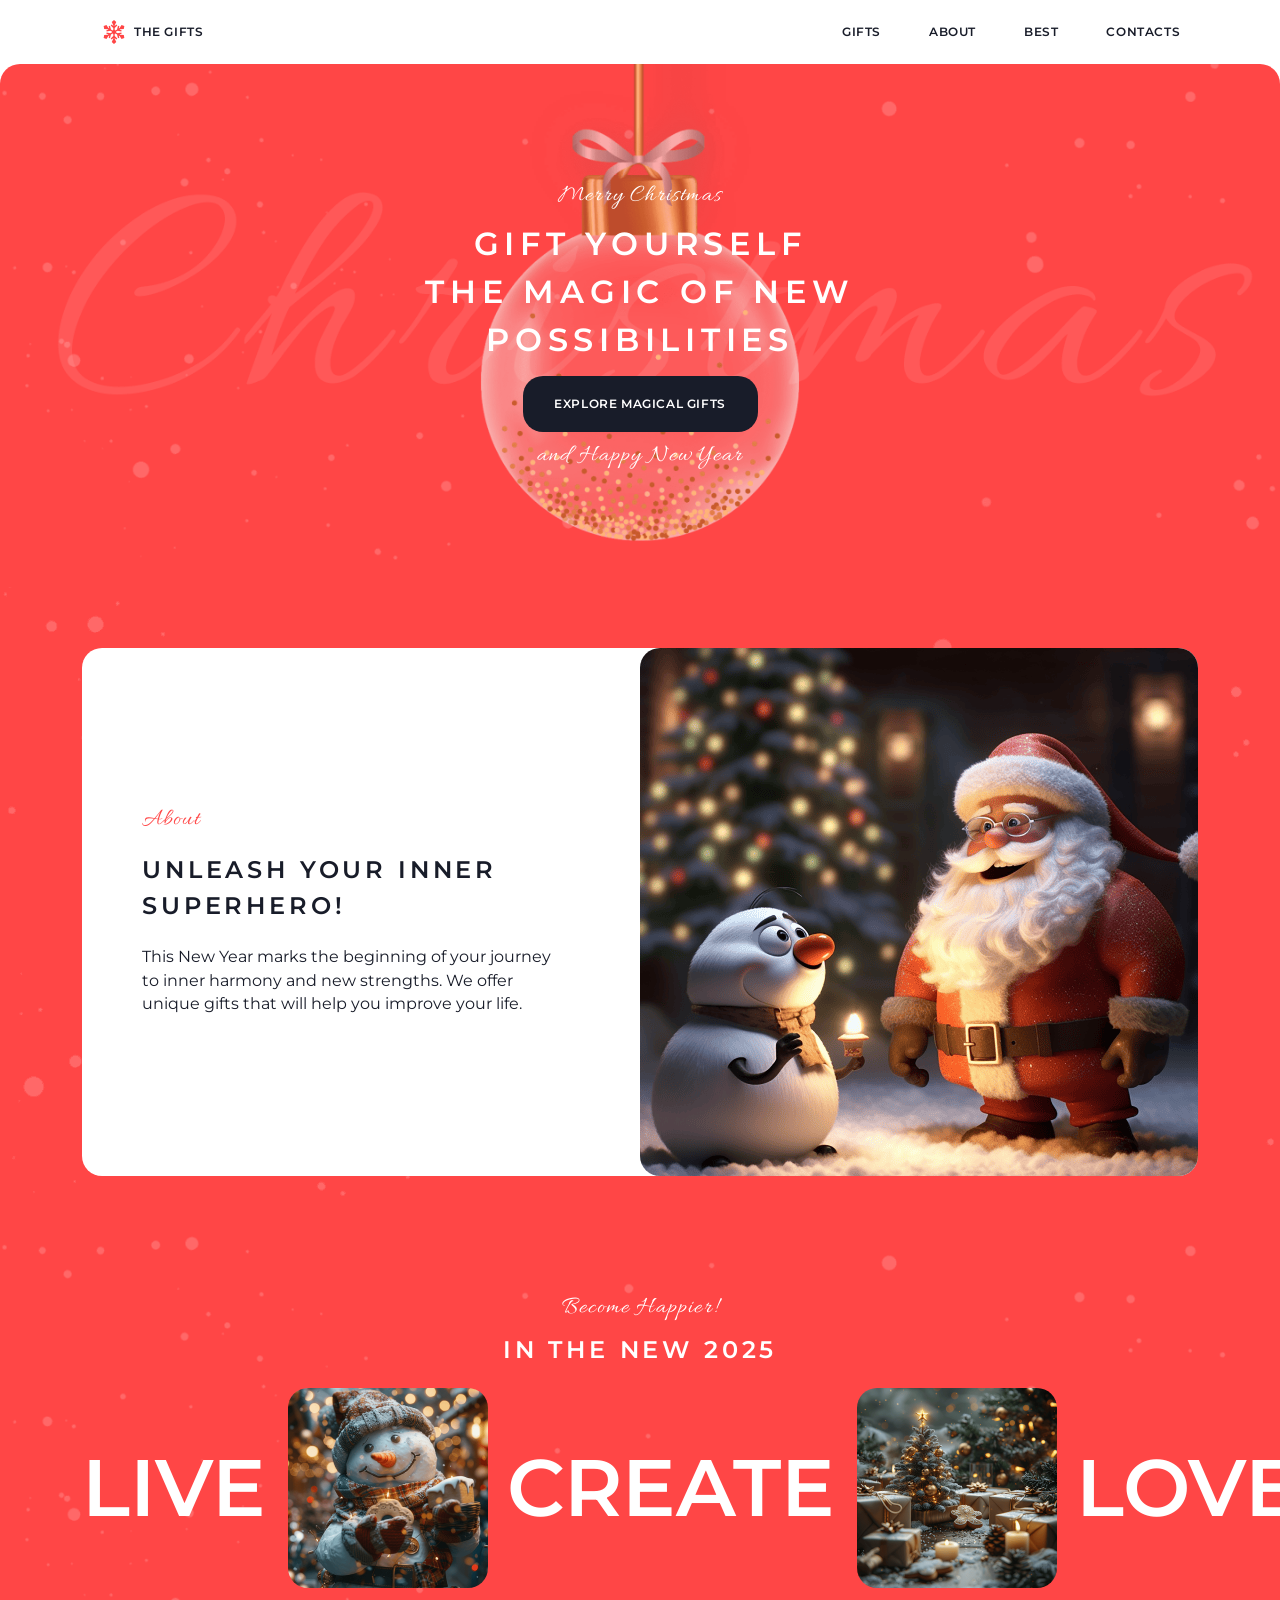
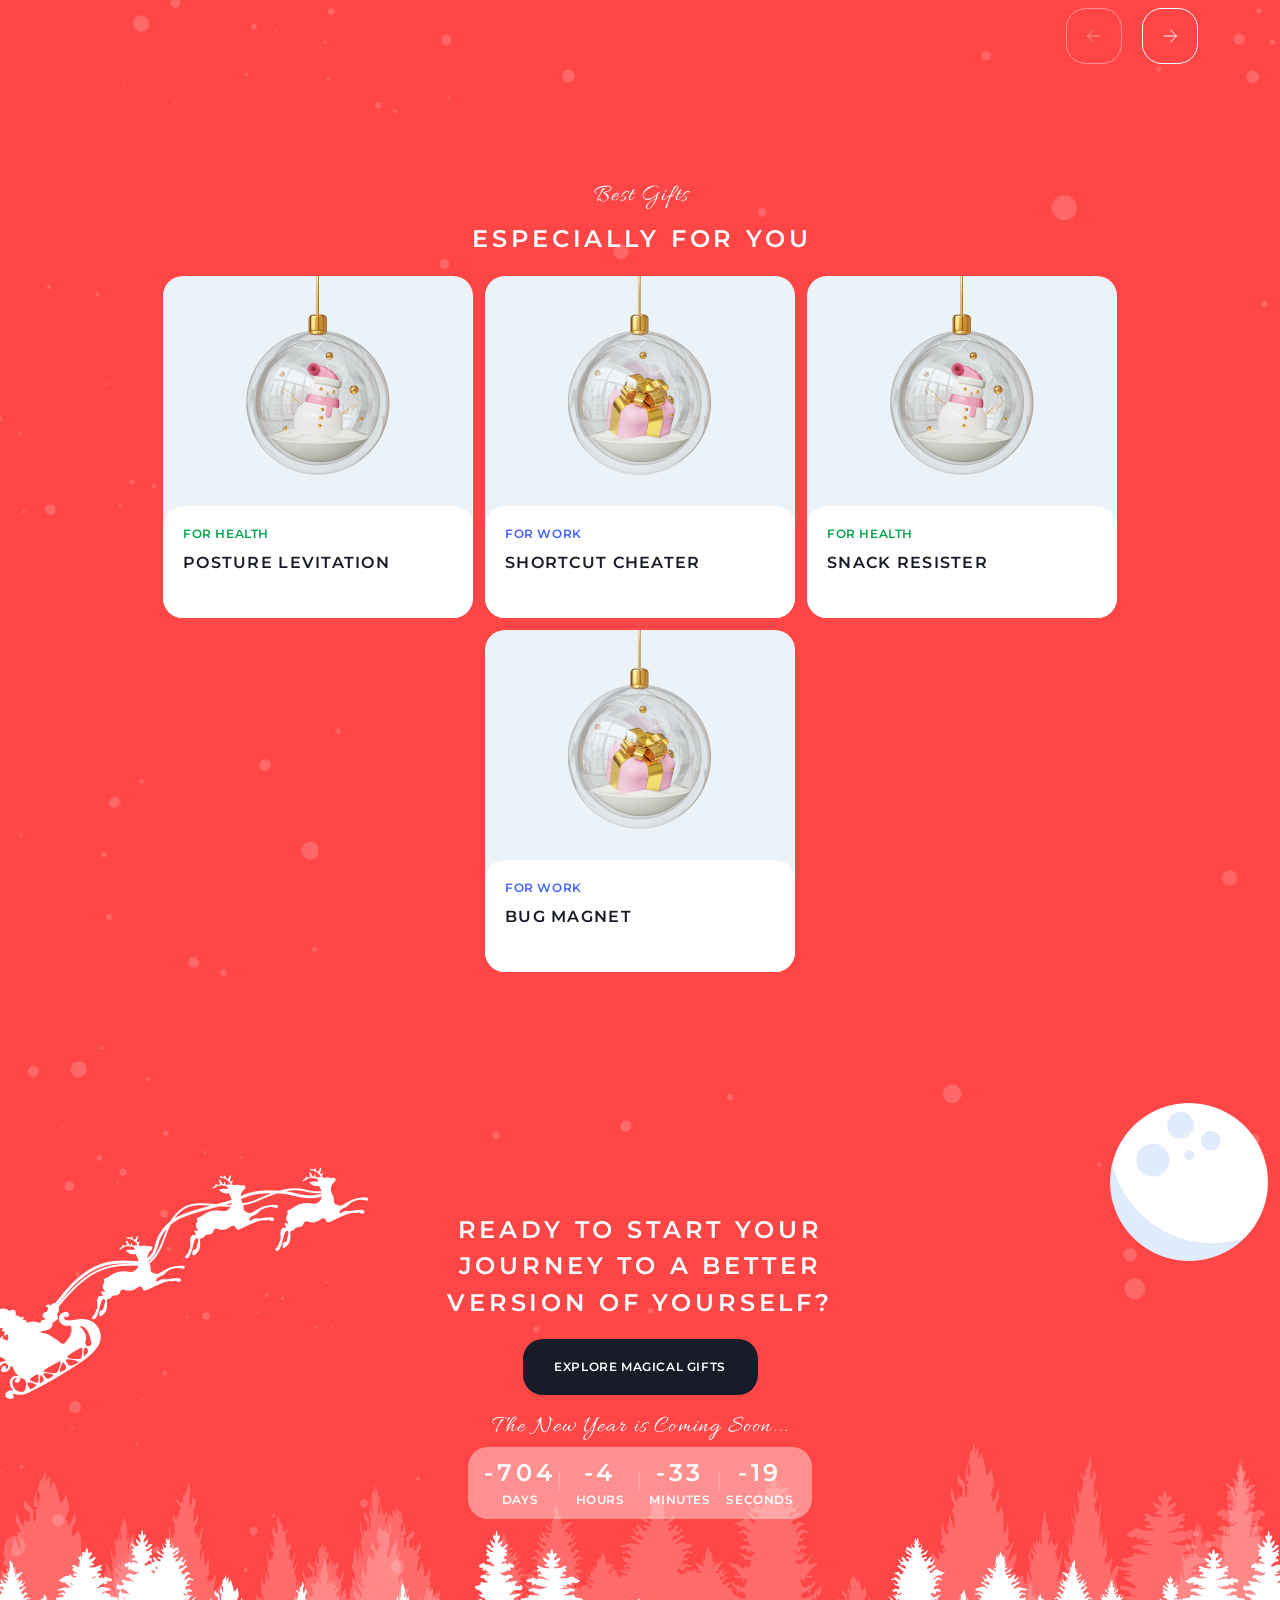
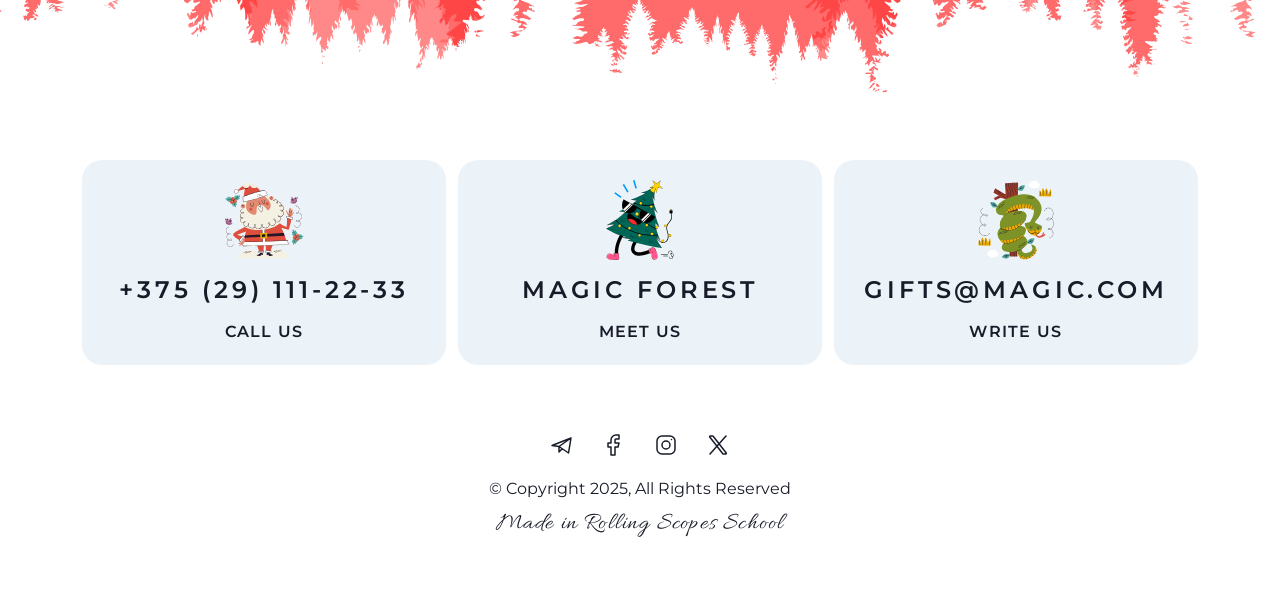
<file: christmas-shop/index.html>
<!DOCTYPE html>
<html lang="en">

<head>
    <meta charset="UTF-8">
    <meta name="viewport" content="width=device-width, initial-scale=1.0">

    <link rel="icon" href="./assets/images/favicon.png" type="image/png">
    <link rel="stylesheet" href="./css/normalize.css">
    <link rel="stylesheet" href="./css/style.css">
    <script src="./js/index.js" defer></script>

    <title>The Gifts</title>
</head>

<body class="body">
    <div class="popup"></div>
    <div class="gifts__item modal">
        <div class="close-card">
            <span></span>
            <span></span>
        </div>
        <img class="gifts__item-image" src="./assets/images/gift-for-work.png" alt="gift for work">
        <div class="gifts__item-under">
            <h4 class="gifts__item-title gifts__item-title--work">For work</h4>
            <p class="gifts__item-paragraph">rgerger rgergerg</p>
            <p class="gifts__item-paragraph--mini">Uses console.log like a crystal ball to find any issue.</p>
            
        </div>
    </div>
    <header class="header">
        <div class="container container--flex">
            <a href="#" class="logo">
                <img src="./assets/images/svg/logo.svg" alt="logo">
                <h1 class="logo__title">the gifts</h1>
            </a>
            <nav class="header__menu">
                <ul class="header__menu-list">
                    <li class="header__menu-item">
                        <a class="header__menu-link" href="gifts.html">gifts</a>
                    </li>
                    <li class="header__menu-item">
                        <a class="header__menu-link" href="#about">about</a>
                    </li>
                    <li class="header__menu-item">
                        <a class="header__menu-link" href="#gifts">best</a>
                    </li>
                    <li class="header__menu-item">
                        <a class="header__menu-link" href="#contacts">contacts</a>
                    </li>
                </ul>
                <div class="hamburger__menu">
                    <span></span>
                    <span></span>
                </div>
                <ul class="hamburger__menu-list">
                    <li class="hamburger__menu-item">
                        <a class="hamburger__menu-link" href="gifts.html">gifts</a>
                    </li>
                    <li class="hamburger__menu-item">
                        <a class="hamburger__menu-link" href="#about">about</a>
                    </li>
                    <li class="hamburger__menu-item">
                        <a class="hamburger__menu-link" href="#gifts">best</a>
                    </li>
                    <li class="hamburger__menu-item">
                        <a class="hamburger__menu-link" href="#contacts">contacts</a>
                    </li>
                </ul>
            </nav>
        </div>
    </header>
    <main>
        <section class="container start start--flex">
            <h2 class="start__title">Merry Christmas</h2>
            <p class="start__paragraph">Gift yourself <br> the magic of new <br> possibilities</p>
            <a href="gifts.html" class="start__btn btn">Explore Magical Gifts</a>
            <h2 class="start__title">and Happy New Year</h2>
        </section>
        <section id="about" class="container about">
            <div class="about__inner">
                <div class="about__inner-info">
                    <h2 class="about__title">About</h2>
                    <h3 class="about__title--small">Unleash your inner superhero!</h3>
                    <p class="about__paragraph">This New Year marks the beginning of your journey to inner harmony and
                        new strengths. We offer unique gifts that will help you improve your life.</p>
                </div>
                <div class="about__inner-image"></div>
            </div>
        </section>
        <section class="container slider">
            <div class="slider__text">
                <h2 class="slider__text-title">Become Happier!</h2>
                <p class="slider__text-paragraph">in the new 2025</p>
            </div>
            <ul class="slider__list">
                <li class="slider__item">
                    <p class="slider__item-paragraph">Live</p>
                </li>
                <li class="slider__item">
                    <p class="slider__item-paragraph">Create</p>
                </li>
                <li class="slider__item">
                    <p class="slider__item-paragraph">Love</p>
                </li>
                <li class="slider__item">
                    <p class="slider__item-paragraph">Dream</p>
                </li>
            </ul>
            <div class="slider__actions">
                <button class="slider__actions-btn slider__actions-btn--first">
                    <svg class="slider__actions-arrow slider__actions-arrow--back" width="14" height="14"
                        viewBox="0 0 14 14" fill="none" xmlns="http://www.w3.org/2000/svg">
                        <path d="M1 7H13.5M13.5 7L7.5 1M13.5 7L7.5 13" stroke="white" stroke-linecap="round"
                            stroke-linejoin="round" />
                    </svg>
                </button>
                <button class="slider__actions-btn slider__actions-btn--second is-active">
                    <svg class="slider__actions-arrow slider__actions-arrow--next" width="14" height="14"
                        viewBox="0 0 14 14" fill="none" xmlns="http://www.w3.org/2000/svg">
                        <path d="M1 7H13.5M13.5 7L7.5 1M13.5 7L7.5 13" stroke="white" stroke-linecap="round"
                            stroke-linejoin="round" />
                    </svg>
                </button>
            </div>
        </section>
        <section id="gifts" class="container gifts">
            <h2 class="gifts__title">Best Gifts</h2>
            <h3 class="gifts__second-title">especially for you</h3>
            <ul class="gifts__list"></ul>
        </section>
        <section class="container date">
            <div class="date__inner">
                <h3 class="date__title">Ready to start your journey to a better version of yourself?</h3>
                <a href="gifts.html" class="date__btn btn">Explore Magical Gifts</a>
                <p class="date__paragraph">The New Year is Coming Soon...</p>
                <ul class="date__list">
                    <li class="date__item">
                        <p id="days" class="date__item-paragraph">47</p>
                        <p class="date__item-paragraph date__item-paragraph--time">days</p>
                    </li>
                    <li class="date__item">
                        <p id="hours" class="date__item-paragraph">5</p>
                        <p class="date__item-paragraph date__item-paragraph--time">hours</p>
                    </li>
                    <li class="date__item">
                        <p id="minutes" class="date__item-paragraph">34</p>
                        <p class="date__item-paragraph date__item-paragraph--time">minutes</p>
                    </li>
                    <li class="date__item">
                        <p id="seconds" class="date__item-paragraph">12</p>
                        <p class="date__item-paragraph date__item-paragraph--time">seconds</p>
                    </li>
                </ul>
            </div>
        </section>
    </main>
    <footer id="contacts" class="container footer">
        <ul class="footer__list">
            <li class="footer__item">
                <a href="tel:+375291112233" class="footer__item-link">
                    <img class="footer__item-image" src="./assets/images/svg/santa-claus.svg" alt="santa claus">
                    <p class="footer__item-paragraph">+375&nbsp;(29)&nbsp;111-22-33</p>
                    <h3 class="footer__item-title">Call Us</h3>
                </a>
            </li>
            <li class="footer__item">
                <a href="https://maps.app.goo.gl/kJpNNN1QvdCEHhAQA" class="footer__item-link" target="_blank">
                    <img class="footer__item-image" src="./assets/images/svg/christmas-tree.svg" alt="christmas tree">
                    <p class="footer__item-paragraph">Magic&nbsp;forest</p>
                    <h3 class="footer__item-title">meet us</h3>
                </a>
            </li>
            <li class="footer__item">
                <a href="mailto:gifts@magic.com" class="footer__item-link">
                    <img class="footer__item-image" src="./assets/images/svg/snake.svg" alt="snake">
                    <p class="footer__item-paragraph">gifts@magic.com</p>
                    <h3 class="footer__item-title">write us</h3>
                </a>
            </li>
        </ul>
        <div class="footer__socials">
            <ul class="footer__socials-list">
                <li class="footer__socials-item">
                    <a href="https://telegram.org/" class="footer__socials-item-link" target="_blank">
                        <svg class="footer__socials-image" width="24" height="24" viewBox="0 0 24 24" fill="none"
                            xmlns="http://www.w3.org/2000/svg">
                            <path d="M21 5L2 12.5L9 13.5M21 5L18.5 20L9 13.5M21 5L9 13.5M9 13.5V19L12.2488 15.7229"
                                stroke="#181C29" stroke-width="1.5" stroke-linecap="round" stroke-linejoin="round" />
                        </svg>
                    </a>
                </li>
                <li class="footer__socials-item">
                    <a href="https://instagram.com/" class="footer__socials-item-link" target="_blank">
                        <svg class="footer__socials-image" width="24" height="24" viewBox="0 0 24 24" fill="none"
                            xmlns="http://www.w3.org/2000/svg">
                            <path
                                d="M17 2H14C12.6739 2 11.4021 2.52678 10.4645 3.46447C9.52678 4.40215 9 5.67392 9 7V10H6V14H9V22H13V14H16L17 10H13V7C13 6.73478 13.1054 6.48043 13.2929 6.29289C13.4804 6.10536 13.7348 6 14 6H17V2Z"
                                stroke="#181C29" stroke-width="1.5" stroke-linecap="round" stroke-linejoin="round" />
                        </svg>
                    </a>
                </li>
                <li class="footer__socials-item">
                    <a href="https://www.facebook.com/login/?next=https%3A%2F%2Fwww.facebook.com%2F"
                        class="footer__socials-item-link" target="_blank">
                        <svg class="footer__socials-image" width="24" height="24" viewBox="0 0 24 24" fill="none"
                            xmlns="http://www.w3.org/2000/svg">
                            <path
                                d="M12 16C14.2091 16 16 14.2091 16 12C16 9.79086 14.2091 8 12 8C9.79086 8 8 9.79086 8 12C8 14.2091 9.79086 16 12 16Z"
                                stroke="#181C29" stroke-width="1.5" stroke-linecap="round" stroke-linejoin="round" />
                            <path
                                d="M3 16V8C3 5.23858 5.23858 3 8 3H16C18.7614 3 21 5.23858 21 8V16C21 18.7614 18.7614 21 16 21H8C5.23858 21 3 18.7614 3 16Z"
                                stroke="#181C29" stroke-width="1.5" />
                            <path d="M17.5 6.51L17.51 6.49889" stroke="#181C29" stroke-width="1.5"
                                stroke-linecap="round" stroke-linejoin="round" />
                        </svg>
                    </a>
                </li>
                <li class="footer__socials-item">
                    <a href="https://twitter.com/" class="footer__socials-item-link" target="_blank">
                        <svg class="footer__socials-image" width="24" height="24" viewBox="0 0 24 24" fill="none"
                            xmlns="http://www.w3.org/2000/svg">
                            <path
                                d="M16.8198 20.7684L3.75317 3.96836C3.44664 3.57425 3.72749 3 4.22678 3H6.70655C6.8917 3 7.06649 3.08548 7.18016 3.23164L20.2468 20.0316C20.5534 20.4258 20.2725 21 19.7732 21H17.2935C17.1083 21 16.9335 20.9145 16.8198 20.7684Z"
                                stroke="#181C29" stroke-width="1.5" />
                            <path d="M20 3L4 21" stroke="#181C29" stroke-width="1.5" stroke-linecap="round" />
                        </svg>
                    </a>
                </li>
            </ul>
            <p class="footer__socials-copy">© Copyright 2025, All Rights Reserved</p>
            <a href="https://rs.school/" class="footer__socials-link" target="_blank">Made in Rolling Scopes
                School</a>
        </div>
    </footer>
</body>

</html>
</file>
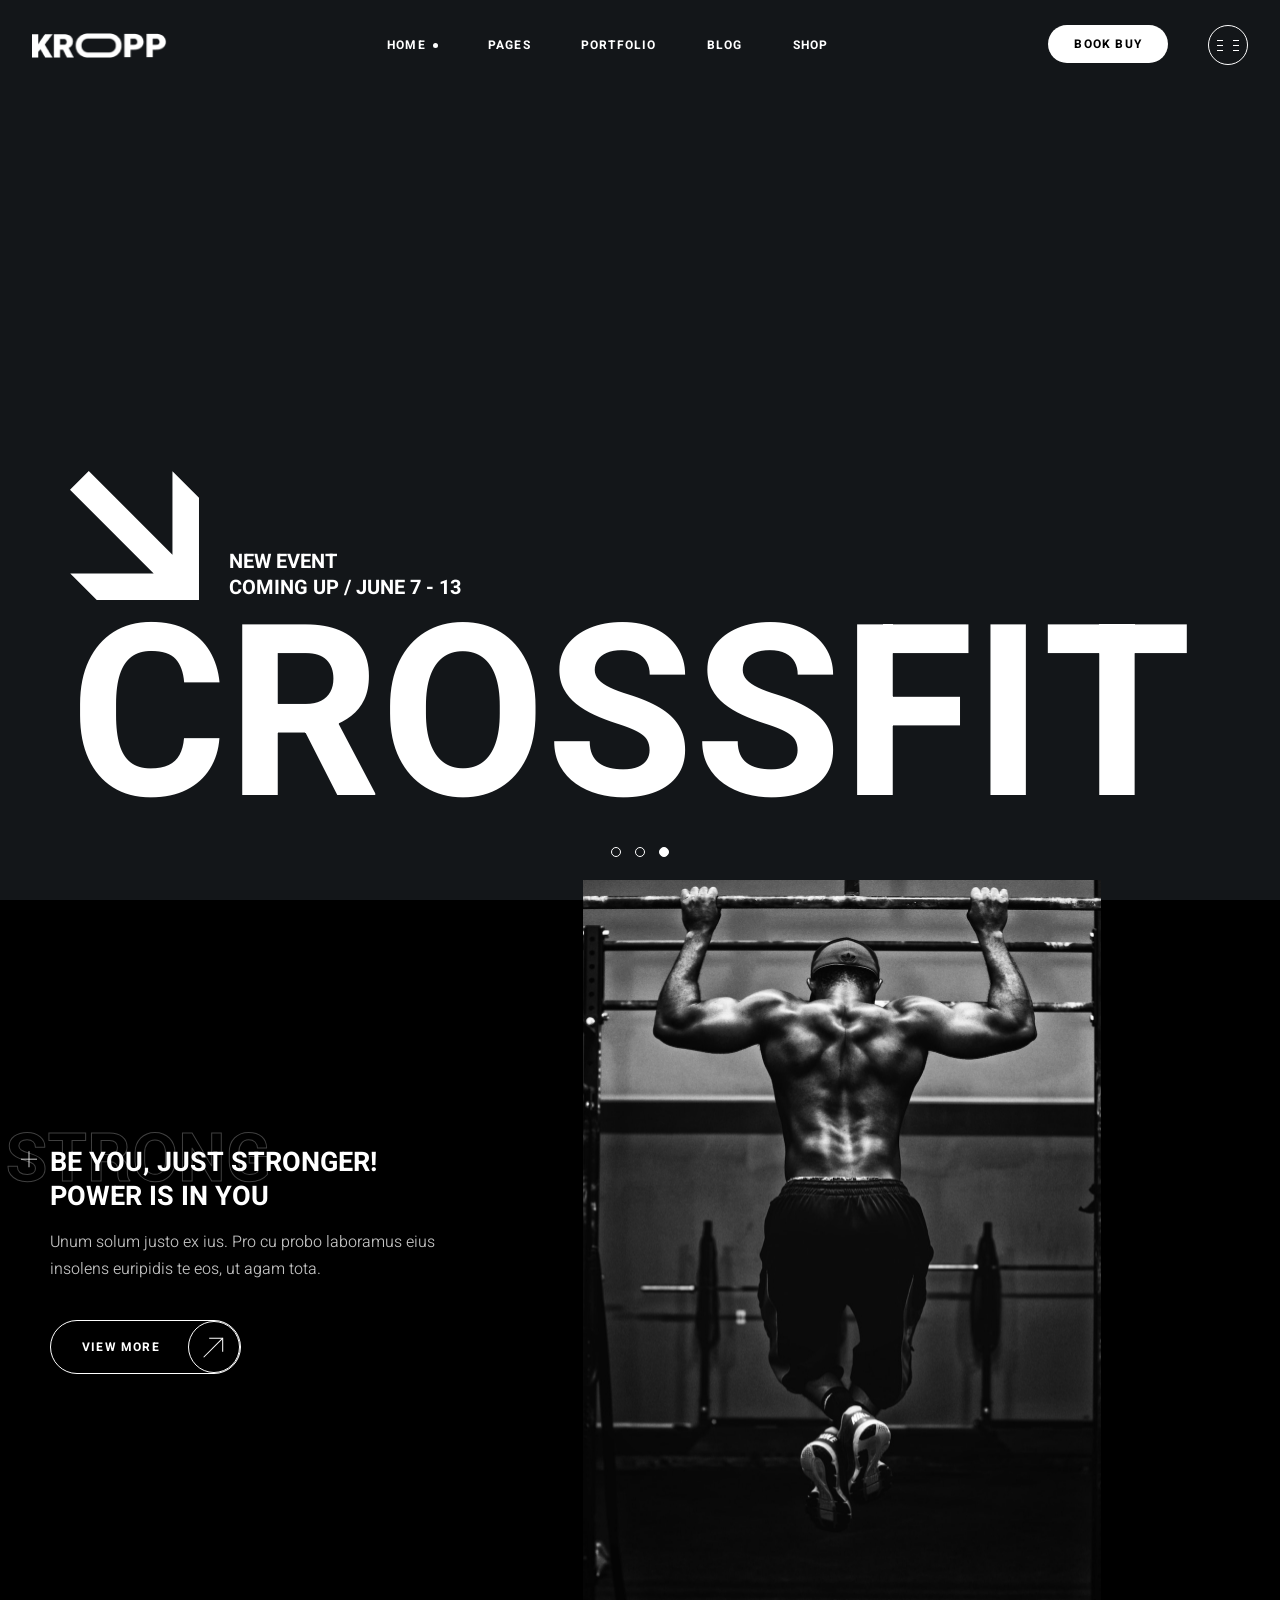
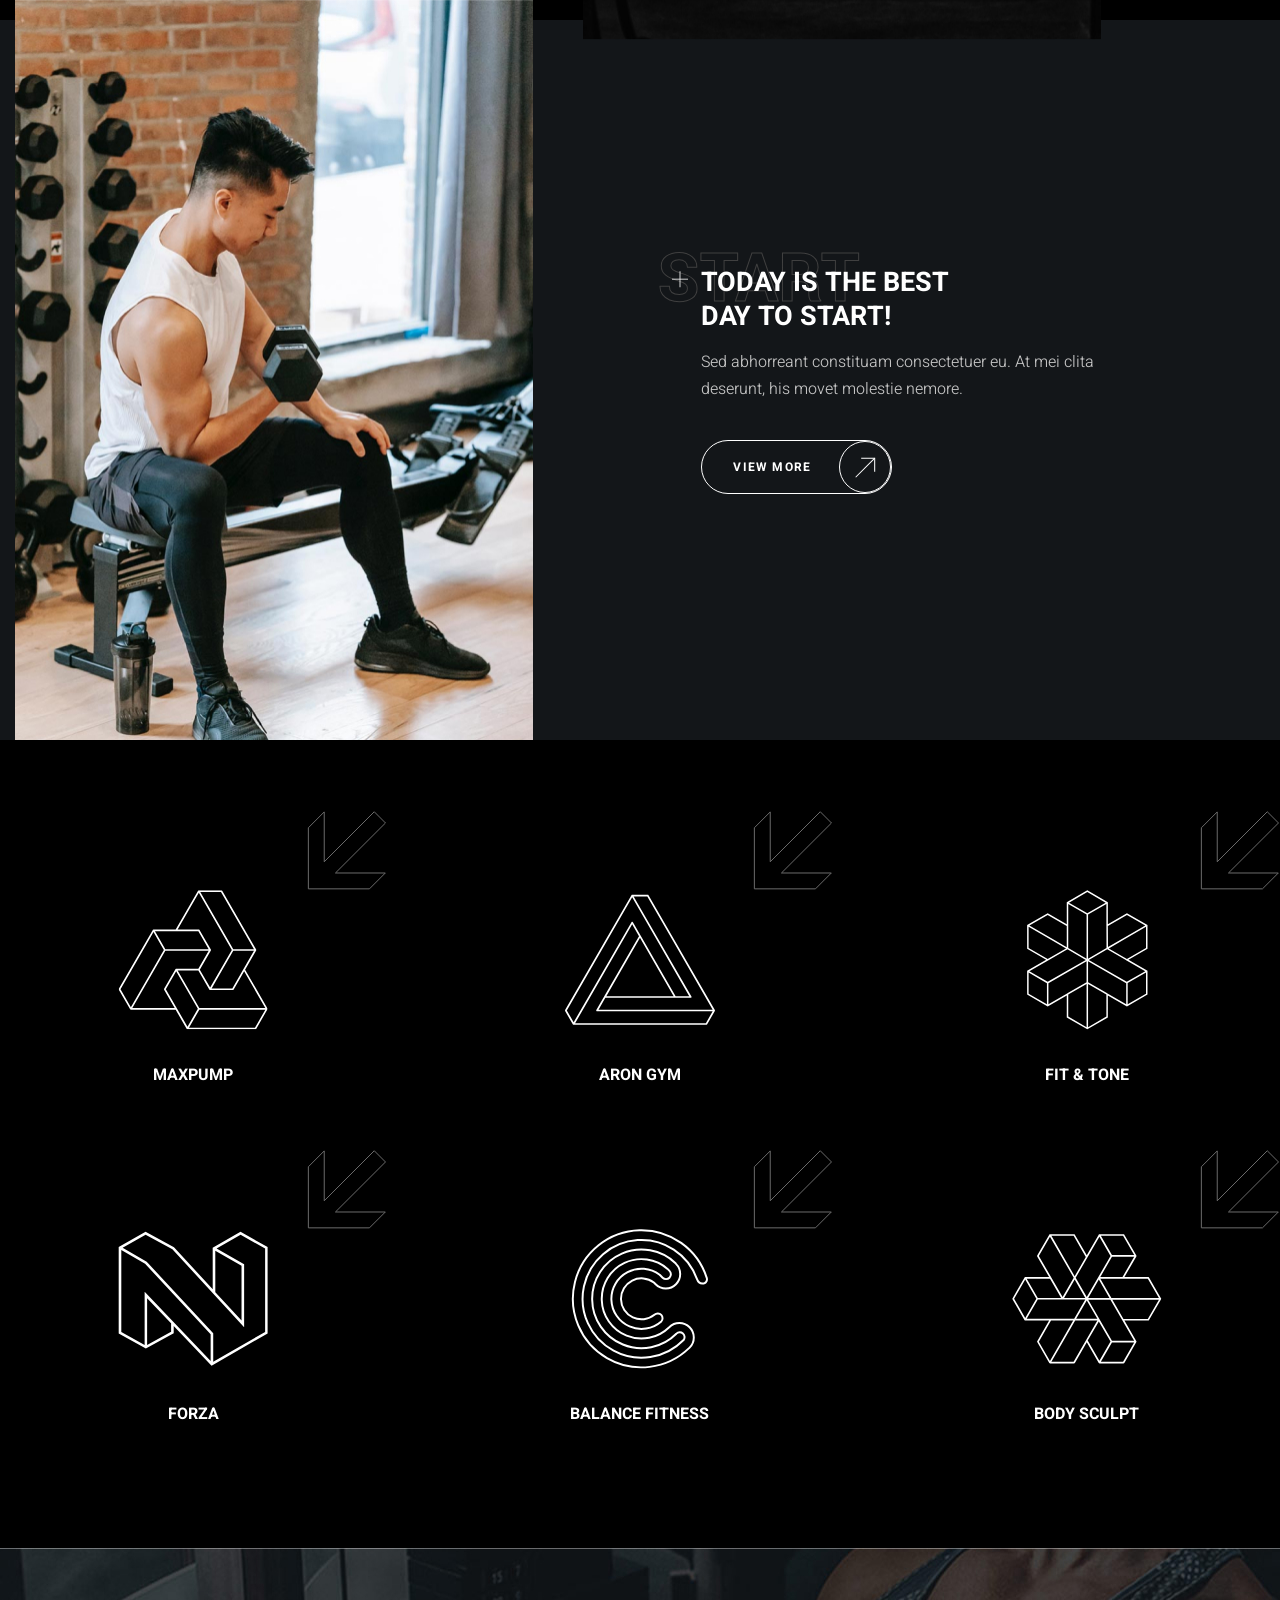
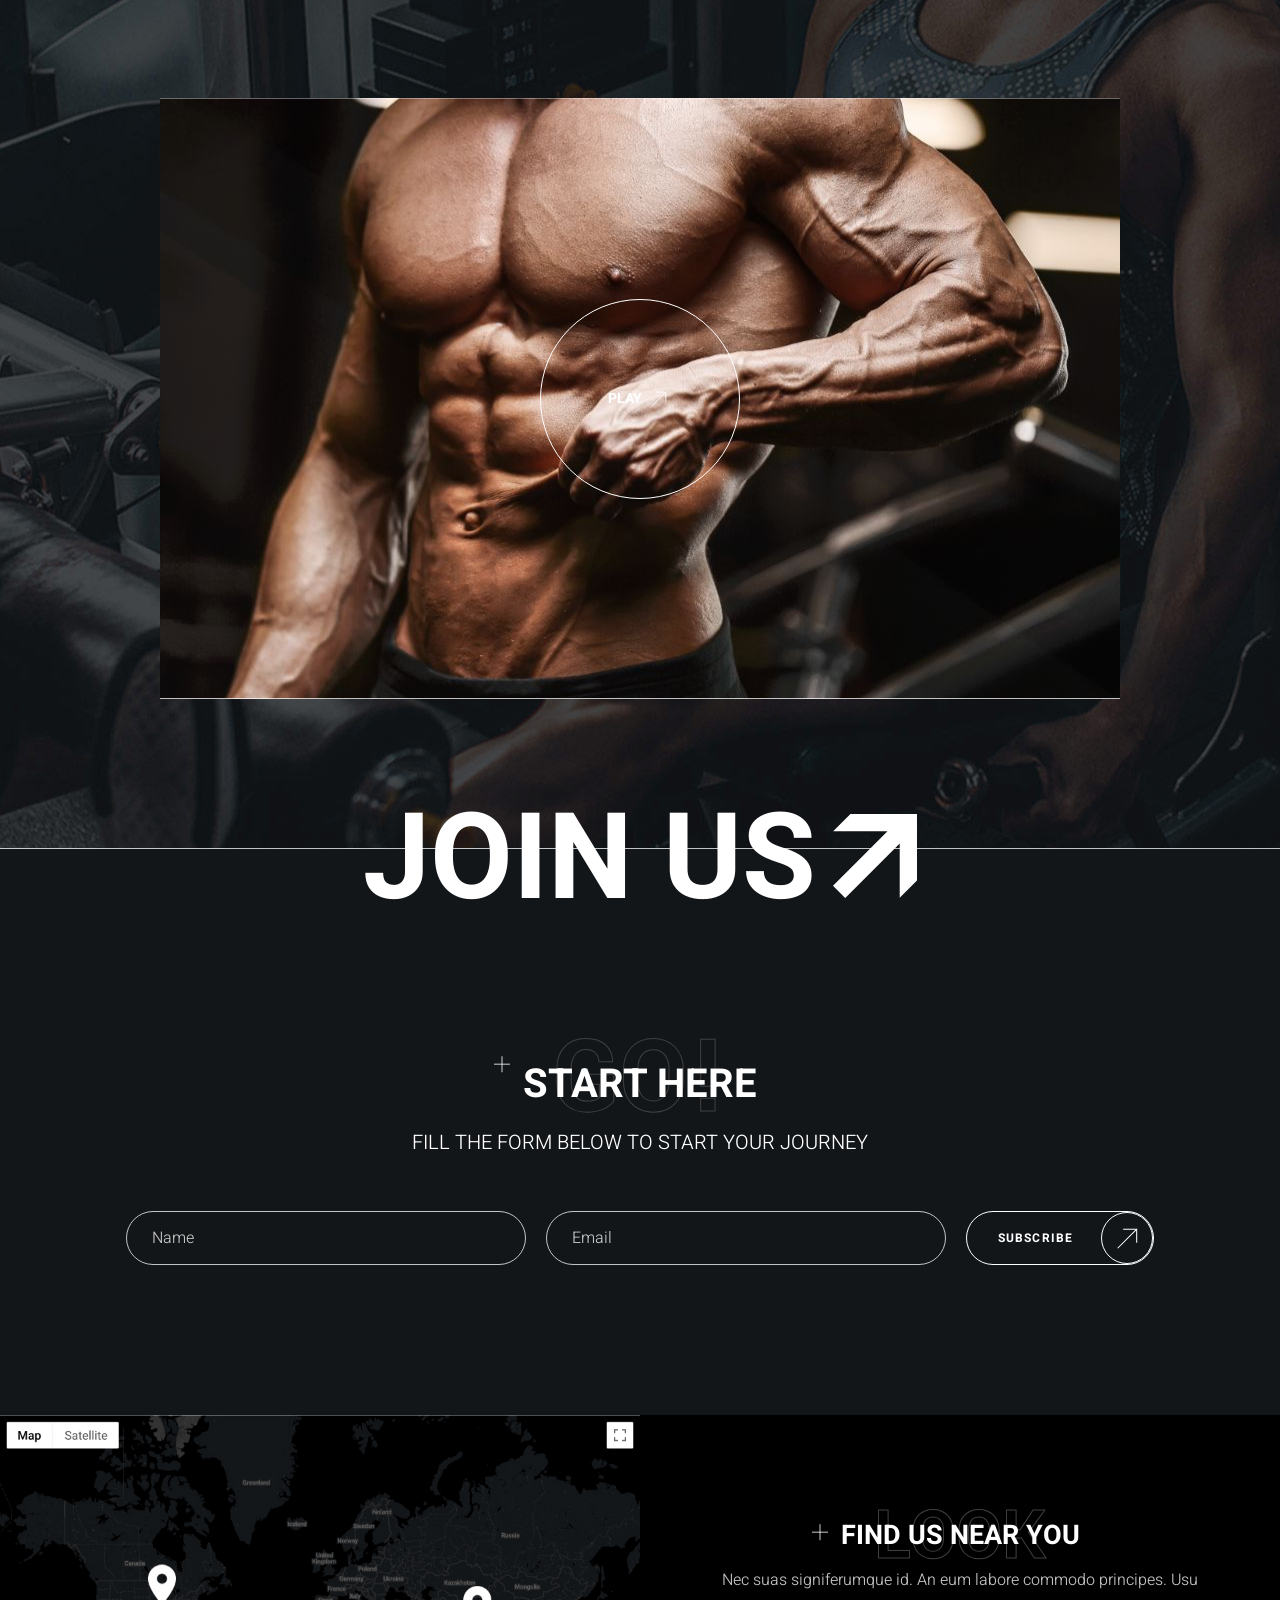
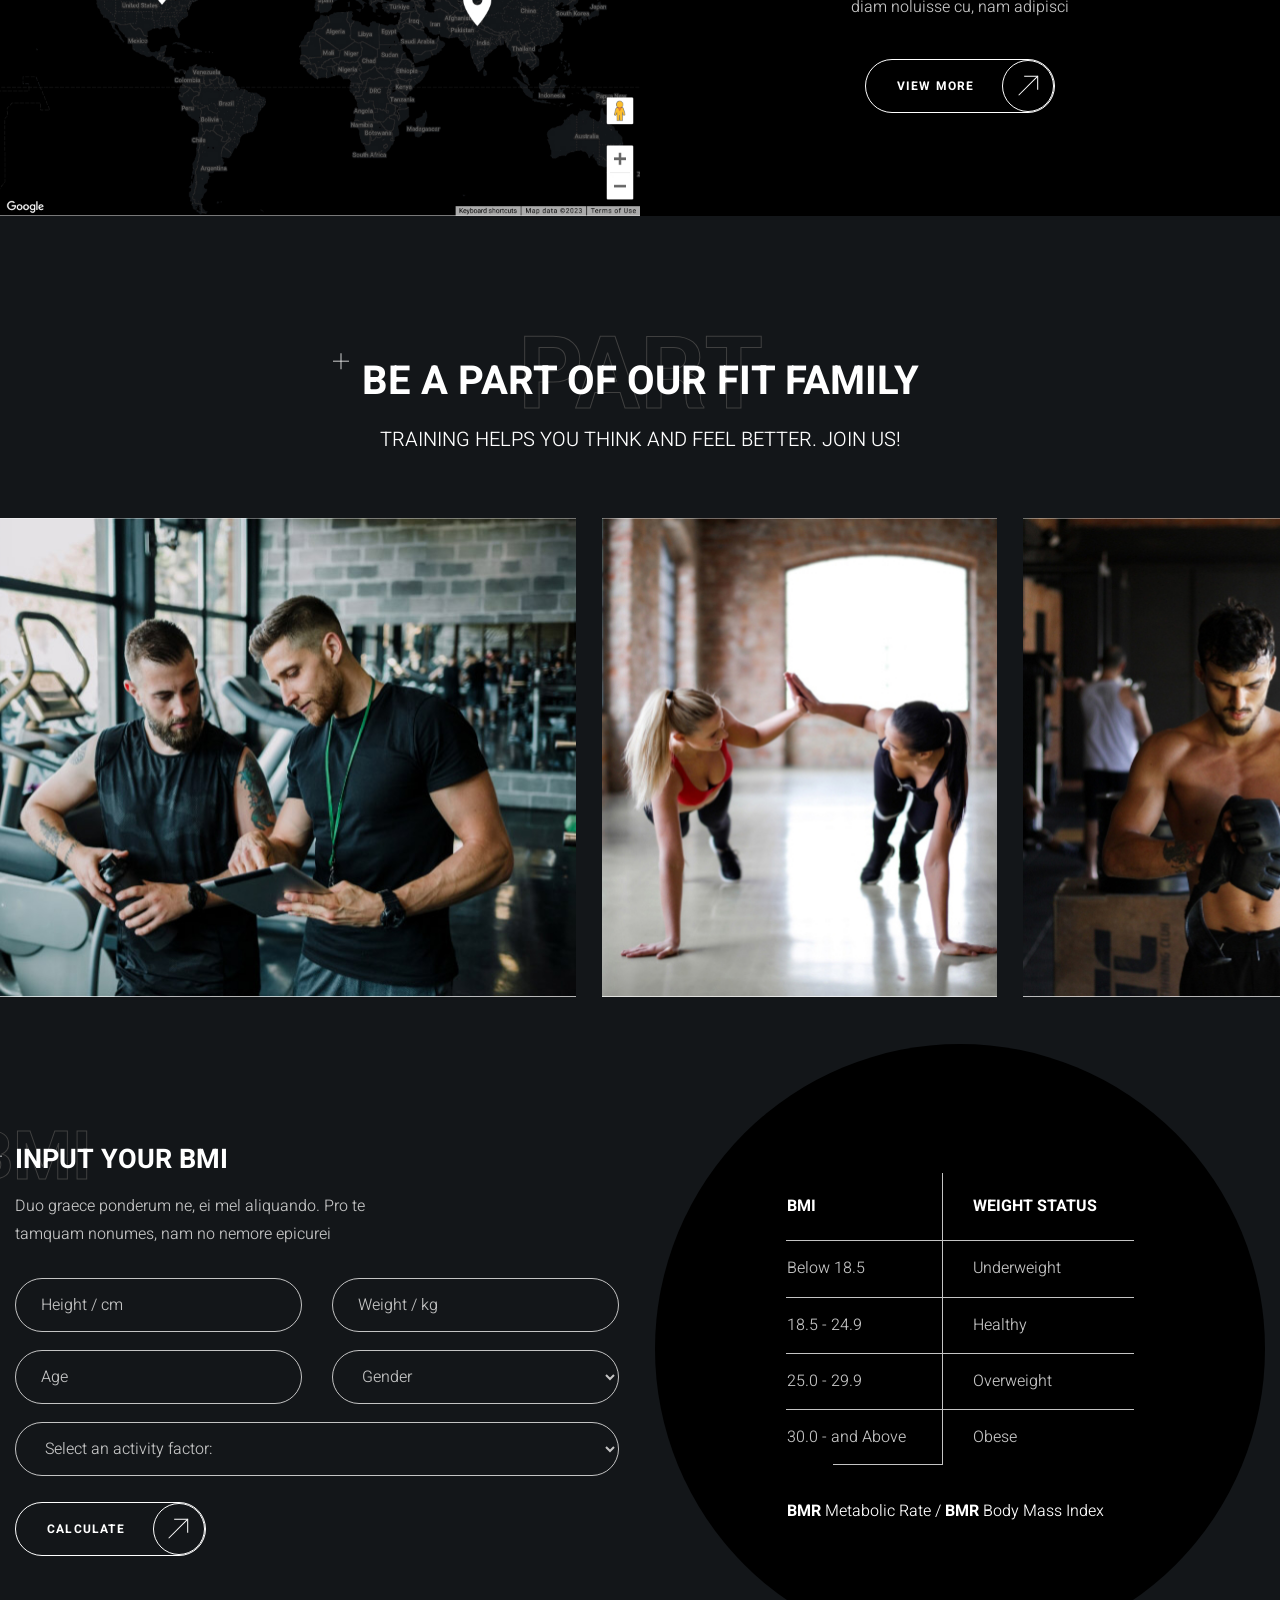
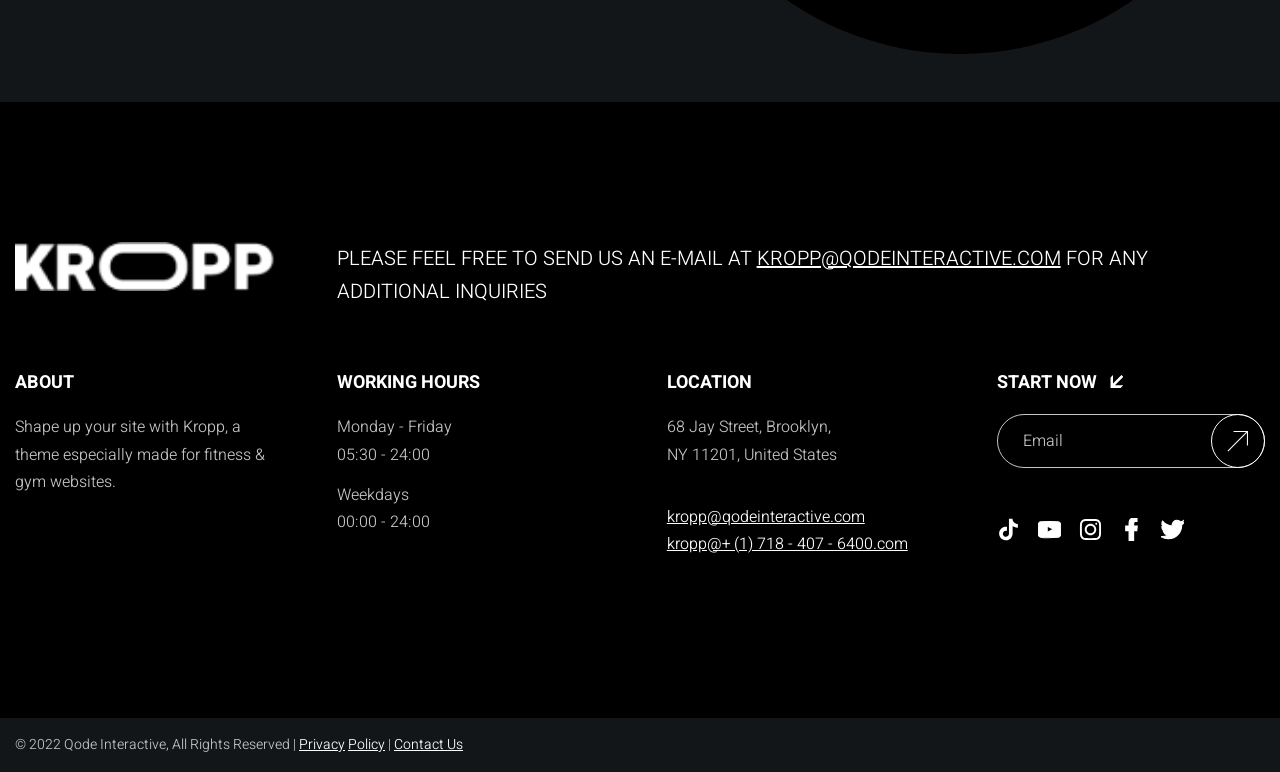
<file: kropp-fitness/index.html>
<!DOCTYPE html>
<html lang="en">
    <head>
        <meta charset="UTF-8" />
        <meta name="viewport" content="width=device-width, initial-scale=1.0" />
        <title>Kropp Fitness</title>
        <link rel="stylesheet" href="./css/style.css" />
    </head>
    <body>
        <header class="header">
            <a href="/" class="header-logo">
                <img
                    src="./assets/images/logo.png"
                    alt="Kropp logo"
                    class="header-logo-image"
                    width="135"
                    height="25"
                    loading="lazy"
                />
            </a>
            <nav class="header-menu">
                <ul class="header-menu-list">
                    <li class="header-menu-item">
                        <a href="/" class="header-menu-link is-current">Home</a>
                    </li>
                    <li class="header-menu-item">
                        <a href="/" class="header-menu-link">Pages</a>
                    </li>
                    <li class="header-menu-item">
                        <a href="/" class="header-menu-link">Portfolio</a>
                    </li>
                    <li class="header-menu-item">
                        <a href="/" class="header-menu-link">Blog</a>
                    </li>
                    <li class="header-menu-item">
                        <a href="/" class="header-menu-link">Shop</a>
                    </li>
                </ul>
            </nav>
            <div class="header-actions">
                <button class="header-book-button button" type="button">
                    Book buy
                </button>
                <button
                    class="header-burger-button"
                    type="button"
                    title="Open menu"
                >
                    <span class="visually-hidden">Open menu</span>
                    <span class="header-burger-button-line"></span>
                    <span class="header-burger-button-line"></span>
                    <span class="header-burger-button-line"></span>
                </button>
            </div>
        </header>
        <main class="content">
            <h1 class="visually-hidden">Kropp Fitness Club</h1>
            <section class="banner">
                <h2 class="visually-hidden">Upcoming events</h2>
                <div class="banner-body">
                    <div class="banner-info">
                        New event <br />
                        coming up&nbsp;/&nbsp;<time datetime="06-07"
                            >june 7</time
                        >&nbsp;-&nbsp;
                        <time datetime="06-13">13</time>
                    </div>
                    <h3 class="banner-title">Crossfit</h3>
                </div>
                <div class="banner-pagination">
                    <ul class="banner-pagination-list">
                        <li class="banner-pagination-item">
                            <button
                                class="banner-pagination-button"
                                type="button"
                            ></button>
                        </li>
                        <li class="banner-pagination-item">
                            <button
                                class="banner-pagination-button"
                                type="button"
                            ></button>
                        </li>
                        <li class="banner-pagination-item">
                            <button
                                class="banner-pagination-button is-current"
                                type="button"
                            ></button>
                        </li>
                    </ul>
                </div>
            </section>
            <section class="motivation">
                <h2 class="visually-hidden">Motivation</h2>
                <ul class="motivation-list">
                    <li class="motivation-item">
                        <div class="motivation-card container">
                            <div class="motivation-card-body">
                                <h3
                                    class="motivation-card-title backdrop-title title-medium"
                                    data-title="Strong"
                                >
                                    Be you, just stronger!<br />
                                    Power is in you
                                </h3>
                                <div class="motivation-card-description">
                                    <p>
                                        Unum solum justo ex ius. Pro cu probo
                                        laboramus eius insolens euripidis te
                                        eos, ut agam tota.
                                    </p>
                                </div>
                                <a
                                    href="/"
                                    class="motivation-card-button button transparent"
                                    >View more</a
                                >
                            </div>
                            <img
                                src="./assets/images/motivation/1.jpg"
                                alt="A man pulling himself up on a horizontal bar"
                                class="motivation-card-image"
                                width="518"
                                height="760"
                                loading="lazy"
                            />
                        </div>
                    </li>
                    <li class="motivation-item">
                        <div class="motivation-card container">
                            <div class="motivation-card-body">
                                <h3
                                    class="motivation-card-title backdrop-title title-medium"
                                    data-title="Start"
                                >
                                    Today is the best <br />
                                    day to start!
                                </h3>
                                <div class="motivation-card-description">
                                    <p>
                                        Sed abhorreant constituam consectetuer
                                        eu. At mei clita deserunt, his movet
                                        molestie nemore.
                                    </p>
                                </div>
                                <a
                                    href="/"
                                    class="motivation-card-button button transparent"
                                    >View more</a
                                >
                            </div>
                            <img
                                src="./assets/images/motivation/2.jpg"
                                alt="The man with dumbbells"
                                class="motivation-card-image"
                                width="518"
                                height="760"
                                loading="lazy"
                            />
                        </div>
                    </li>
                </ul>
            </section>
            <section class="training-types container-wide">
                <h2 class="visually-hidden">Types of training</h2>
                <ul class="training-types-list">
                    <li class="training-types-item">
                        <img
                            src="./assets/images/training-types/1.svg"
                            alt=""
                            class="training-types-image"
                            width="150"
                            height="140"
                            loading="lazy"
                        />
                        <h3 class="training-types-item-title">Maxpump</h3>
                    </li>
                    <li class="training-types-item">
                        <img
                            src="./assets/images/training-types/2.svg"
                            alt=""
                            class="training-types-image"
                            width="150"
                            height="140"
                            loading="lazy"
                        />
                        <h3 class="training-types-item-title">Aron gym</h3>
                    </li>
                    <li class="training-types-item">
                        <img
                            src="./assets/images/training-types/3.svg"
                            alt=""
                            class="training-types-image"
                            width="150"
                            height="140"
                            loading="lazy"
                        />
                        <h3 class="training-types-item-title">Fit & tone</h3>
                    </li>
                    <li class="training-types-item">
                        <img
                            src="./assets/images/training-types/4.svg"
                            alt=""
                            class="training-types-image"
                            width="150"
                            height="140"
                            loading="lazy"
                        />
                        <h3 class="training-types-item-title">Forza</h3>
                    </li>
                    <li class="training-types-item">
                        <img
                            src="./assets/images/training-types/5.svg"
                            alt=""
                            class="training-types-image"
                            width="150"
                            height="140"
                            loading="lazy"
                        />
                        <h3 class="training-types-item-title">
                            Balance fitness
                        </h3>
                    </li>
                    <li class="training-types-item">
                        <img
                            src="./assets/images/training-types/6.svg"
                            alt=""
                            class="training-types-image"
                            width="150"
                            height="140"
                            loading="lazy"
                        />
                        <h3 class="training-types-item-title">Body sculpt</h3>
                    </li>
                </ul>
            </section>
            <section class="join-us">
                <div class="join-us-video-wrapper">
                    <video
                        class="join-us-video"
                        src=""
                        width="960"
                        height="600"
                        poster="./assets/images/video-placeholder.jpg"
                    ></video>
                    <button class="join-us-video-play-button" type="button">
                        Play
                    </button>
                </div>
                <div class="join-us-body container">
                    <h2 class="join-us-title">Join us</h2>
                    <form class="join-us-form">
                        <header class="join-us-form-header">
                            <h3
                                class="join-us-form-title backdrop-title centered title-big"
                                data-title="Go!"
                            >
                                Start here
                            </h3>
                            <div class="section-description">
                                fill the form below to start your journey
                            </div>
                        </header>
                        <div class="join-us-form-body">
                            <label class="visually-hidden" for="username"
                                >Name</label
                            >
                            <input
                                id="username"
                                class="join-us-form-input input"
                                placeholder="Name"
                            />
                            <label class="visually-hidden" for="email"
                                >Email</label
                            >
                            <input
                                id="email"
                                class="join-us-form-input input"
                                placeholder="Email"
                                type="email"
                            />
                            <button
                                class="join-us-form-button button transparent"
                                type="submit"
                            >
                                Subscribe
                            </button>
                        </div>
                    </form>
                </div>
            </section>
            <section class="location container-wide">
                <img
                    src="./assets/images/map.jpg"
                    alt="Branches on the map"
                    class="location-map-image"
                    width="960"
                    height="600"
                    loading="lazy"
                />
                <div class="location-body">
                    <h2
                        class="location-title title-medium backdrop-title centered"
                        data-title="Look"
                    >
                        Find us near you
                    </h2>
                    <div class="location-description">
                        <p>
                            Nec suas signiferumque id. An eum labore commodo
                            principes. Usu diam noluisse cu, nam adipisci
                        </p>
                    </div>
                    <a href="/" class="location-button button transparent"
                        >View more</a
                    >
                </div>
            </section>
            <section class="family">
                <header class="family-header container">
                    <h2
                        class="family-title title-big backdrop-title centered"
                        data-title="Part"
                    >
                        Be a part of our fit family
                    </h2>
                    <div class="family-description section-description">
                        <p>
                            Training helps you think and feel better. join us!
                        </p>
                    </div>
                </header>
                <div class="family-body container-wide">
                    <img
                        src="./assets/images/family/1.jpg"
                        alt="Training people"
                        class="family-image"
                        width="414"
                        height="479"
                        loading="lazy"
                    />
                    <img
                        src="./assets/images/family/2.jpg"
                        alt="Training people"
                        class="family-image"
                        width="714"
                        height="479"
                        loading="lazy"
                    />
                    <img
                        src="./assets/images/family/3.jpg"
                        alt="Training people"
                        class="family-image"
                        width="396"
                        height="479"
                        loading="lazy"
                    />
                    <img
                        src="./assets/images/family/4.jpg"
                        alt="Training people"
                        class="family-image"
                        width="396"
                        height="479"
                        loading="lazy"
                    />
                    <img
                        src="./assets/images/family/1.jpg"
                        alt="Training people"
                        class="family-image"
                        width="414"
                        height="479"
                        loading="lazy"
                    />
                </div>
            </section>
            <section class="calculate">
                <div class="calculate-inner container">
                    <div class="calculate-body">
                        <h2
                            class="calculate-title title-medium backdrop-title"
                            data-title="BMI"
                        >
                            Input your BMI
                        </h2>
                        <div class="calculate-description">
                            <p>
                                Duo graece ponderum ne, ei mel aliquando. Pro te
                                tamquam nonumes, nam no nemore epicurei
                            </p>
                        </div>
                        <form class="calculate-form">
                            <div class="calculate-form-body">
                                <label class="visually-hidden" for="height"
                                    >Height</label
                                >
                                <input
                                    id="height"
                                    class="calculate-input input"
                                    type="number"
                                    placeholder="Height / cm"
                                />
                                <label class="visually-hidden" for="weight"
                                    >Weight</label
                                >
                                <input
                                    id="weight"
                                    class="calculate-input input"
                                    type="number"
                                    placeholder="Weight / kg"
                                />
                                <label class="visually-hidden" for="age"
                                    >Age</label
                                >
                                <input
                                    id="age"
                                    class="calculate-input input"
                                    type="number"
                                    placeholder="Age"
                                />
                                <label class="visually-hidden" for="gender"
                                    >Gender</label
                                >
                                <select
                                    class="calculate-input input"
                                    id="gender"
                                    required
                                >
                                    <option value="" disabled selected>
                                        Gender
                                    </option>
                                    <option value="male">Male</option>
                                    <option value="female">Female</option>
                                </select>
                                <label
                                    class="visually-hidden"
                                    for="activity-factor"
                                    >Activity factor</label
                                >
                                <select
                                    class="calculate-input input wide"
                                    id="activity-factor"
                                    required
                                >
                                    <option value="" disabled selected>
                                        Select an activity factor:
                                    </option>
                                    <option value="1">1</option>
                                    <option value="2">2</option>
                                </select>
                            </div>
                            <button
                                class="calculate-button button transparent"
                                type="submit"
                            >
                                Calculate
                            </button>
                        </form>
                    </div>
                    <div class="calculate-table-wrapper">
                        <table class="calculate-table">
                            <thead>
                                <tr>
                                    <th>BMI</th>
                                    <th>Weight status</th>
                                </tr>
                            </thead>
                            <tbody>
                                <tr>
                                    <td>Below 18.5</td>
                                    <td>Underweight</td>
                                </tr>
                                <tr>
                                    <td>18.5 - 24.9</td>
                                    <td>Healthy</td>
                                </tr>
                                <tr>
                                    <td>25.0 - 29.9</td>
                                    <td>Overweight</td>
                                </tr>
                                <tr>
                                    <td>30.0 - and Above</td>
                                    <td>Obese</td>
                                </tr>
                            </tbody>
                            <tfoot>
                                <tr>
                                    <td colspan="2">
                                        <b>BMR</b> Metabolic Rate /
                                        <b>BMR</b> Body Mass Index
                                    </td>
                                </tr>
                            </tfoot>
                        </table>
                    </div>
                </div>
            </section>
        </main>
        <footer class="footer">
            <div class="footer-main">
                <div class="footer-main-inner container">
                    <header class="footer-header">
                        <a href="/" class="footer-logo">
                            <img
                                src="./assets/images/logo.png"
                                alt="Kropp logo"
                                class="footer-logo-image"
                                width="270"
                                height="50"
                                loading="lazy"
                            />
                        </a>
                        <p class="footer-description section-description">
                            please feel free to send us an e-mail at
                            <a href="mailto:kropp@qodeinteractive.com"
                                >kropp@qodeinteractive.com</a
                            >
                            For any additional inquiries
                        </p>
                    </header>
                    <div class="footer-body">
                        <div class="footer-column">
                            <h2 class="footer-column-title">About</h2>
                            <p class="footer-about">
                                Shape up your site with Kropp, a theme
                                especially made for fitness & gym websites.
                            </p>
                        </div>
                        <div class="footer-column">
                            <h2 class="footer-column-title">Working hours</h2>
                            <div class="footer-schedule">
                                Monday - Friday<br />
                                <time datetime="05:30/24:00"
                                    >05:30 - 24:00</time
                                >
                            </div>
                            <div class="footer-schedule">
                                Weekdays<br />
                                <time datetime="00:00/24:00"
                                    >00:00 - 24:00</time
                                >
                            </div>
                        </div>
                        <div class="footer-column">
                            <h2 class="footer-column-title">Location</h2>
                            <address class="footer-address">
                                68 Jay Street, Brooklyn, <br />
                                NY 11201, United States
                            </address>
                            <div class="footer-contacts">
                                <ul class="footer-contacts-list">
                                    <li class="footer-contacts-item">
                                        <a
                                            href="mailto:kropp@qodeinteractive.com"
                                            class="footer-contacts-link"
                                            >kropp@qodeinteractive.com</a
                                        >
                                    </li>
                                    <li class="footer-contacts-item">
                                        <a
                                            href="еуд:+17184076400"
                                            class="footer-contacts-link"
                                            >kropp@+ (1) 718 - 407 - 6400.com</a
                                        >
                                    </li>
                                </ul>
                            </div>
                        </div>
                        <div class="footer-column">
                            <h2 class="footer-column-title has-arrow">
                                Start now
                            </h2>
                            <form class="footer-subscribe">
                                <input
                                    type="email"
                                    class="footer-subscribe-input input"
                                    placeholder="Email"
                                />
                                <button
                                    class="footer-subscribe-button"
                                    type="submit"
                                    title="Subscribe"
                                >
                                    <span class="visually-hidden"
                                        >Subscribe</span
                                    >
                                </button>
                            </form>
                            <div class="footer-soc1als">
                                <ul class="footer-soc1als-list">
                                    <li class="footer-soc1als-item">
                                        <a
                                            href="/"
                                            target="_blank"
                                            class="footer-soc1als-link"
                                            ><svg
                                                fill="#000000"
                                                viewBox="0 0 32 32"
                                                version="1.1"
                                                xmlns="http://www.w3.org/2000/svg"
                                            >
                                                <path
                                                    fill="black"
                                                    d="M16.656 1.029c1.637-0.025 3.262-0.012 4.886-0.025 0.054 2.031 0.878 3.859 2.189 5.213l-0.002-0.002c1.411 1.271 3.247 2.095 5.271 2.235l0.028 0.002v5.036c-1.912-0.048-3.71-0.489-5.331-1.247l0.082 0.034c-0.784-0.377-1.447-0.764-2.077-1.196l0.052 0.034c-0.012 3.649 0.012 7.298-0.025 10.934-0.103 1.853-0.719 3.543-1.707 4.954l0.020-0.031c-1.652 2.366-4.328 3.919-7.371 4.011l-0.014 0c-0.123 0.006-0.268 0.009-0.414 0.009-1.73 0-3.347-0.482-4.725-1.319l0.040 0.023c-2.508-1.509-4.238-4.091-4.558-7.094l-0.004-0.041c-0.025-0.625-0.037-1.25-0.012-1.862 0.49-4.779 4.494-8.476 9.361-8.476 0.547 0 1.083 0.047 1.604 0.136l-0.056-0.008c0.025 1.849-0.050 3.699-0.050 5.548-0.423-0.153-0.911-0.242-1.42-0.242-1.868 0-3.457 1.194-4.045 2.861l-0.009 0.030c-0.133 0.427-0.21 0.918-0.21 1.426 0 0.206 0.013 0.41 0.037 0.61l-0.002-0.024c0.332 2.046 2.086 3.59 4.201 3.59 0.061 0 0.121-0.001 0.181-0.004l-0.009 0c1.463-0.044 2.733-0.831 3.451-1.994l0.010-0.018c0.267-0.372 0.45-0.822 0.511-1.311l0.001-0.014c0.125-2.237 0.075-4.461 0.087-6.698 0.012-5.036-0.012-10.060 0.025-15.083z"
                                                ></path></svg
                                        ></a>
                                    </li>
                                    <li class="footer-soc1als-item">
                                        <a
                                            href="/"
                                            target="_blank"
                                            class="footer-soc1als-link"
                                            ><svg
                                                viewBox="0 -3 20 20"
                                                version="1.1"
                                                xmlns="http://www.w3.org/2000/svg"
                                                xmlns:xlink="http://www.w3.org/1999/xlink"
                                            >
                                                <g
                                                    id="Page-1"
                                                    stroke="none"
                                                    stroke-width="1"
                                                    fill="none"
                                                    fill-rule="evenodd"
                                                >
                                                    <g
                                                        id="Dribbble-Light-Preview"
                                                        transform="translate(-300.000000, -7442.000000)"
                                                        fill="#000000"
                                                    >
                                                        <g
                                                            id="icons"
                                                            transform="translate(56.000000, 160.000000)"
                                                        >
                                                            <path
                                                                d="M251.988432,7291.58588 L251.988432,7285.97425 C253.980638,7286.91168 255.523602,7287.8172 257.348463,7288.79353 C255.843351,7289.62824 253.980638,7290.56468 251.988432,7291.58588 M263.090998,7283.18289 C262.747343,7282.73013 262.161634,7282.37809 261.538073,7282.26141 C259.705243,7281.91336 248.270974,7281.91237 246.439141,7282.26141 C245.939097,7282.35515 245.493839,7282.58153 245.111335,7282.93357 C243.49964,7284.42947 244.004664,7292.45151 244.393145,7293.75096 C244.556505,7294.31342 244.767679,7294.71931 245.033639,7294.98558 C245.376298,7295.33761 245.845463,7295.57995 246.384355,7295.68865 C247.893451,7296.0008 255.668037,7296.17532 261.506198,7295.73552 C262.044094,7295.64178 262.520231,7295.39147 262.895762,7295.02447 C264.385932,7293.53455 264.28433,7285.06174 263.090998,7283.18289"
                                                                id="youtube-[#168]"
                                                            ></path>
                                                        </g>
                                                    </g>
                                                </g></svg
                                        ></a>
                                    </li>
                                    <li class="footer-soc1als-item">
                                        <a
                                            href="/"
                                            target="_blank"
                                            class="footer-soc1als-link"
                                            ><svg
                                                viewBox="0 0 24 24"
                                                fill="none"
                                                xmlns="http://www.w3.org/2000/svg"
                                            >
                                                <path
                                                    fill-rule="evenodd"
                                                    clip-rule="evenodd"
                                                    d="M12 18C15.3137 18 18 15.3137 18 12C18 8.68629 15.3137 6 12 6C8.68629 6 6 8.68629 6 12C6 15.3137 8.68629 18 12 18ZM12 16C14.2091 16 16 14.2091 16 12C16 9.79086 14.2091 8 12 8C9.79086 8 8 9.79086 8 12C8 14.2091 9.79086 16 12 16Z"
                                                    fill="#0F0F0F"
                                                />
                                                <path
                                                    d="M18 5C17.4477 5 17 5.44772 17 6C17 6.55228 17.4477 7 18 7C18.5523 7 19 6.55228 19 6C19 5.44772 18.5523 5 18 5Z"
                                                    fill="#0F0F0F"
                                                />
                                                <path
                                                    fill-rule="evenodd"
                                                    clip-rule="evenodd"
                                                    d="M1.65396 4.27606C1 5.55953 1 7.23969 1 10.6V13.4C1 16.7603 1 18.4405 1.65396 19.7239C2.2292 20.8529 3.14708 21.7708 4.27606 22.346C5.55953 23 7.23969 23 10.6 23H13.4C16.7603 23 18.4405 23 19.7239 22.346C20.8529 21.7708 21.7708 20.8529 22.346 19.7239C23 18.4405 23 16.7603 23 13.4V10.6C23 7.23969 23 5.55953 22.346 4.27606C21.7708 3.14708 20.8529 2.2292 19.7239 1.65396C18.4405 1 16.7603 1 13.4 1H10.6C7.23969 1 5.55953 1 4.27606 1.65396C3.14708 2.2292 2.2292 3.14708 1.65396 4.27606ZM13.4 3H10.6C8.88684 3 7.72225 3.00156 6.82208 3.0751C5.94524 3.14674 5.49684 3.27659 5.18404 3.43597C4.43139 3.81947 3.81947 4.43139 3.43597 5.18404C3.27659 5.49684 3.14674 5.94524 3.0751 6.82208C3.00156 7.72225 3 8.88684 3 10.6V13.4C3 15.1132 3.00156 16.2777 3.0751 17.1779C3.14674 18.0548 3.27659 18.5032 3.43597 18.816C3.81947 19.5686 4.43139 20.1805 5.18404 20.564C5.49684 20.7234 5.94524 20.8533 6.82208 20.9249C7.72225 20.9984 8.88684 21 10.6 21H13.4C15.1132 21 16.2777 20.9984 17.1779 20.9249C18.0548 20.8533 18.5032 20.7234 18.816 20.564C19.5686 20.1805 20.1805 19.5686 20.564 18.816C20.7234 18.5032 20.8533 18.0548 20.9249 17.1779C20.9984 16.2777 21 15.1132 21 13.4V10.6C21 8.88684 20.9984 7.72225 20.9249 6.82208C20.8533 5.94524 20.7234 5.49684 20.564 5.18404C20.1805 4.43139 19.5686 3.81947 18.816 3.43597C18.5032 3.27659 18.0548 3.14674 17.1779 3.0751C16.2777 3.00156 15.1132 3 13.4 3Z"
                                                    fill="#0F0F0F"
                                                /></svg
                                        ></a>
                                    </li>
                                    <li class="footer-soc1als-item">
                                        <a
                                            href="/"
                                            target="_blank"
                                            class="footer-soc1als-link"
                                            ><svg
                                                viewBox="-5 0 20 20"
                                                version="1.1"
                                                xmlns="http://www.w3.org/2000/svg"
                                                xmlns:xlink="http://www.w3.org/1999/xlink"
                                            >
                                                <g
                                                    id="Page-1"
                                                    stroke="none"
                                                    stroke-width="1"
                                                    fill="none"
                                                    fill-rule="evenodd"
                                                >
                                                    <g
                                                        id="Dribbble-Light-Preview"
                                                        transform="translate(-385.000000, -7399.000000)"
                                                        fill="#000000"
                                                    >
                                                        <g
                                                            id="icons"
                                                            transform="translate(56.000000, 160.000000)"
                                                        >
                                                            <path
                                                                fill="black"
                                                                d="M335.821282,7259 L335.821282,7250 L338.553693,7250 L339,7246 L335.821282,7246 L335.821282,7244.052 C335.821282,7243.022 335.847593,7242 337.286884,7242 L338.744689,7242 L338.744689,7239.14 C338.744689,7239.097 337.492497,7239 336.225687,7239 C333.580004,7239 331.923407,7240.657 331.923407,7243.7 L331.923407,7246 L329,7246 L329,7250 L331.923407,7250 L331.923407,7259 L335.821282,7259 Z"
                                                                id="facebook-[#176]"
                                                            ></path>
                                                        </g>
                                                    </g>
                                                </g></svg
                                        ></a>
                                    </li>
                                    <li class="footer-soc1als-item">
                                        <a
                                            href="/"
                                            target="_blank"
                                            class="footer-soc1als-link"
                                            ><svg
                                                viewBox="0 -2 20 20"
                                                version="1.1"
                                                xmlns="http://www.w3.org/2000/svg"
                                                xmlns:xlink="http://www.w3.org/1999/xlink"
                                            >
                                                <g
                                                    id="Page-1"
                                                    stroke="none"
                                                    stroke-width="1"
                                                    fill="none"
                                                    fill-rule="evenodd"
                                                >
                                                    <g
                                                        id="Dribbble-Light-Preview"
                                                        transform="translate(-60.000000, -7521.000000)"
                                                        fill="#000000"
                                                    >
                                                        <g
                                                            id="icons"
                                                            transform="translate(56.000000, 160.000000)"
                                                        >
                                                            <path
                                                                d="M10.29,7377 C17.837,7377 21.965,7370.84365 21.965,7365.50546 C21.965,7365.33021 21.965,7365.15595 21.953,7364.98267 C22.756,7364.41163 23.449,7363.70276 24,7362.8915 C23.252,7363.21837 22.457,7363.433 21.644,7363.52751 C22.5,7363.02244 23.141,7362.2289 23.448,7361.2926 C22.642,7361.76321 21.761,7362.095 20.842,7362.27321 C19.288,7360.64674 16.689,7360.56798 15.036,7362.09796 C13.971,7363.08447 13.518,7364.55538 13.849,7365.95835 C10.55,7365.79492 7.476,7364.261 5.392,7361.73762 C4.303,7363.58363 4.86,7365.94457 6.663,7367.12996 C6.01,7367.11125 5.371,7366.93797 4.8,7366.62489 L4.8,7366.67608 C4.801,7368.5989 6.178,7370.2549 8.092,7370.63591 C7.488,7370.79836 6.854,7370.82199 6.24,7370.70483 C6.777,7372.35099 8.318,7373.47829 10.073,7373.51078 C8.62,7374.63513 6.825,7375.24554 4.977,7375.24358 C4.651,7375.24259 4.325,7375.22388 4,7375.18549 C5.877,7376.37088 8.06,7377 10.29,7376.99705"
                                                                id="twitter-[#154]"
                                                            ></path>
                                                        </g>
                                                    </g>
                                                </g></svg
                                        ></a>
                                    </li>
                                </ul>
                            </div>
                        </div>
                    </div>
                </div>
            </div>
            <div class="footer-extra">
                <div class="footer-extra-inner container">
                    <div class="footer-copyright">
                        © <time datetime="2022">2022</time> Qode Interactive,
                        All Rights Reserved | <a href="/">Privacy</a>
                        <a href="/">Policy</a> | <a href="/">Contact Us</a>
                    </div>
                </div>
            </div>
        </footer>
    </body>
</html>
</file>
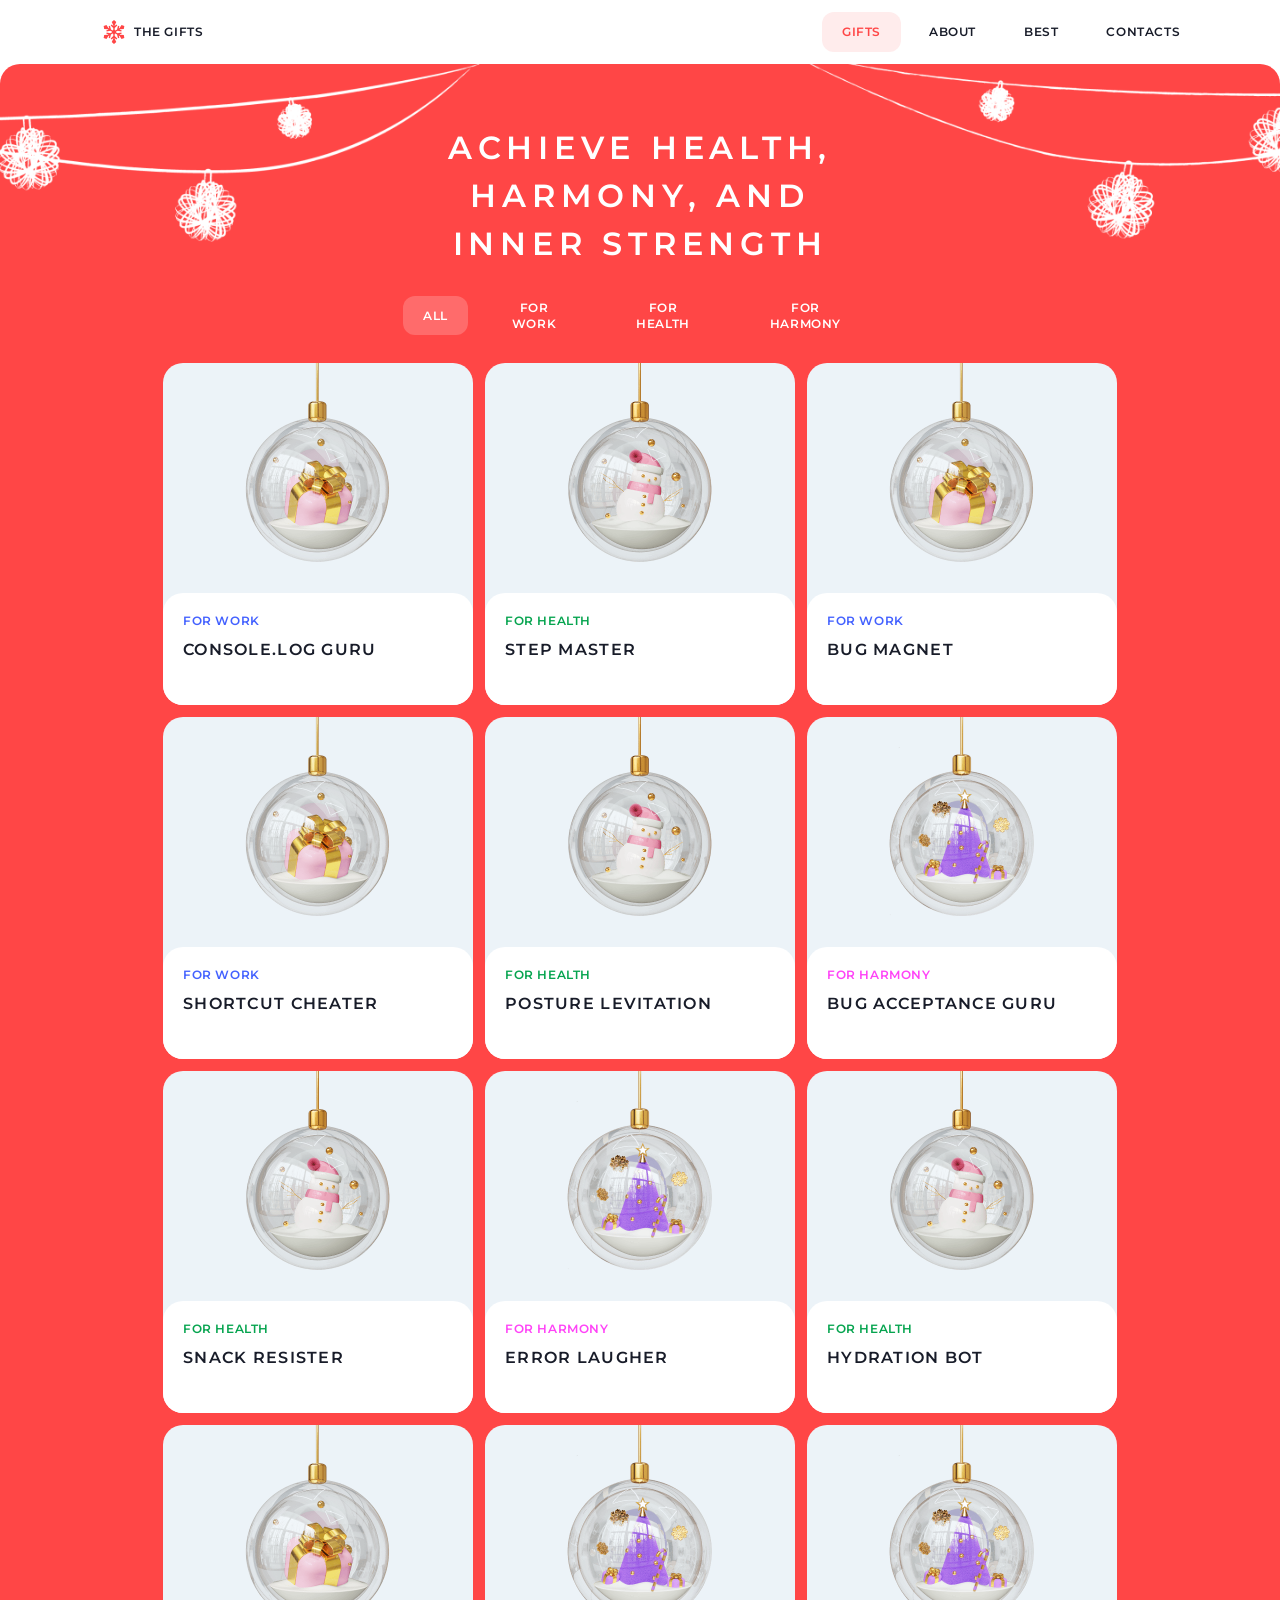
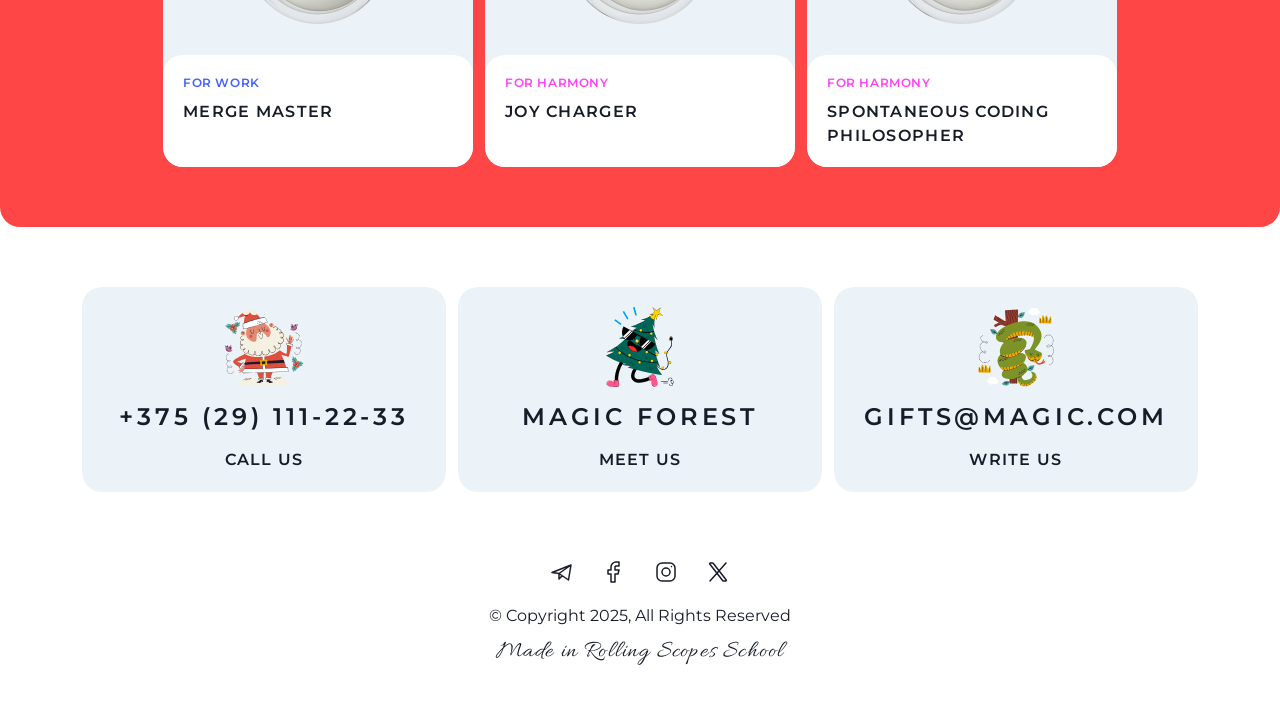
<file: christmas-shop/gifts.html>
<!DOCTYPE html>
<html lang="en">

<head>
    <meta charset="UTF-8">
    <meta name="viewport" content="width=device-width, initial-scale=1.0">

    <link rel="icon" href="./assets/images/favicon.png" type="image/png">
    <link rel="stylesheet" href="./css/normalize.css">
    <link rel="stylesheet" href="./css/style.css">
    <script src="./js/index.js" defer></script>

    <title>The Gifts</title>
</head>

<body class="body">
    <header class="header">
        <div class="container container--flex">
            <a href="index.html" class="logo">
                <img src="./assets/images/svg/logo.svg" alt="logo">
                <h1 class="logo__title">the gifts</h1>
            </a>
            <nav class="header__menu">
                <ul class="header__menu-list">
                    <li class="header__menu-item">
                        <a class="header__menu-link is-current" href="#">gifts</a>
                    </li>
                    <li class="header__menu-item">
                        <a class="header__menu-link" href="index.html#about">about</a>
                    </li>
                    <li class="header__menu-item">
                        <a class="header__menu-link" href="index.html#gifts">best</a>
                    </li>
                    <li class="header__menu-item">
                        <a class="header__menu-link" href="#contacts">contacts</a>
                    </li>
                </ul>
                <div class="hamburger__menu">
                    <span></span>
                    <span></span>
                </div>
                <ul class="hamburger__menu-list">
                    <li class="hamburger__menu-item">
                        <a class="hamburger__menu-link" href="#">gifts</a>
                    </li>
                    <li class="hamburger__menu-item">
                        <a class="hamburger__menu-link" href="index.html#about">about</a>
                    </li>
                    <li class="hamburger__menu-item">
                        <a class="hamburger__menu-link" href="index.html#gifts">best</a>
                    </li>
                    <li class="hamburger__menu-item">
                        <a class="hamburger__menu-link" href="#contacts">contacts</a>
                    </li>
                </ul>
            </nav>
        </div>
    </header>
    <section class="container presents">
        <div class="presents__inner">
            <h2 class="presents__inner-title">Achieve health, harmony, and inner strength</h2>
            <ul class="presents__inner-list">
                <li class="presents__inner-item">
                    <button class="presents__inner-btn is-current">All</button>
                </li>
                <li class="presents__inner-item">
                    <button class="presents__inner-btn">for work</button>
                </li>
                <li class="presents__inner-item">
                    <button class="presents__inner-btn">for health</button>
                </li>
                <li class="presents__inner-item">
                    <button class="presents__inner-btn">for harmony</button>
                </li>
            </ul>
        </div>
        <ul class="presents-list">
            <li class="gifts__item">
                <img class="gifts__item-image" src="./assets/images/gift-for-work.png" alt="gift for work">
                <div class="gifts__item-under">
                    <h4 class="gifts__item-title gifts__item-title--work">For work</h4>
                    <p class="gifts__item-paragraph">Console.log Guru</p>
                </div>
            </li>
            <li class="gifts__item">
                <img class="gifts__item-image" src="./assets/images/gift-for-health.png" alt="gift for health">
                <div class="gifts__item-under">
                    <h4 class="gifts__item-title gifts__item-title--health">For health</h4>
                    <p class="gifts__item-paragraph">Step Master</p>
                </div>
            </li>
            <li class="gifts__item">
                <img class="gifts__item-image" src="./assets/images/gift-for-work.png" alt="gift for work">
                <div class="gifts__item-under">
                    <h4 class="gifts__item-title gifts__item-title--work">For work</h4>
                    <p class="gifts__item-paragraph">Bug Magnet</p>
                </div>
            </li>
            <li class="gifts__item">
                <img class="gifts__item-image" src="./assets/images/gift-for-work.png" alt="gift for work">
                <div class="gifts__item-under">
                    <h4 class="gifts__item-title gifts__item-title--work">For work</h4>
                    <p class="gifts__item-paragraph">Shortcut Cheater</p>
                </div>
            </li>
            <li class="gifts__item">
                <img class="gifts__item-image" src="./assets/images/gift-for-health.png" alt="gift for health">
                <div class="gifts__item-under">
                    <h4 class="gifts__item-title gifts__item-title--health">For health</h4>
                    <p class="gifts__item-paragraph">Posture Levitation</p>
                </div>
            </li>
            <li class="gifts__item">
                <img class="gifts__item-image" src="./assets/images/gift-for-harmony.png" alt="gift for harmony">
                <div class="gifts__item-under">
                    <h4 class="gifts__item-title gifts__item-title--harmony">For harmony</h4>
                    <p class="gifts__item-paragraph">Bug Acceptance Guru</p>
                </div>
            </li>
            <li class="gifts__item">
                <img class="gifts__item-image" src="./assets/images/gift-for-health.png" alt="gift for health">
                <div class="gifts__item-under">
                    <h4 class="gifts__item-title gifts__item-title--health">For health</h4>
                    <p class="gifts__item-paragraph">Snack Resister</p>
                </div>
            </li>
            <li class="gifts__item">
                <img class="gifts__item-image" src="./assets/images/gift-for-harmony.png" alt="gift for harmony">
                <div class="gifts__item-under">
                    <h4 class="gifts__item-title gifts__item-title--harmony">For harmony</h4>
                    <p class="gifts__item-paragraph">Error Laugher</p>
                </div>
            </li>
            <li class="gifts__item">
                <img class="gifts__item-image" src="./assets/images/gift-for-health.png" alt="gift for health">
                <div class="gifts__item-under">
                    <h4 class="gifts__item-title gifts__item-title--health">For health</h4>
                    <p class="gifts__item-paragraph">Hydration Bot</p>
                </div>
            </li>
            <li class="gifts__item">
                <img class="gifts__item-image" src="./assets/images/gift-for-work.png" alt="gift for work">
                <div class="gifts__item-under">
                    <h4 class="gifts__item-title gifts__item-title--work">For work</h4>
                    <p class="gifts__item-paragraph">Merge Master</p>
                </div>
            </li>
            <li class="gifts__item">
                <img class="gifts__item-image" src="./assets/images/gift-for-harmony.png" alt="gift for harmony">
                <div class="gifts__item-under">
                    <h4 class="gifts__item-title gifts__item-title--harmony">For harmony</h4>
                    <p class="gifts__item-paragraph">Joy Charger</p>
                </div>
            </li>
            <li class="gifts__item">
                <img class="gifts__item-image" src="./assets/images/gift-for-harmony.png" alt="gift for harmony">
                <div class="gifts__item-under">
                    <h4 class="gifts__item-title gifts__item-title--harmony">For harmony</h4>
                    <p class="gifts__item-paragraph">Spontaneous Coding Philosopher</p>
                </div>
            </li>
        </ul>
    </section>
    <footer id="contacts" class="container footer">
        <ul class="footer__list">
            <li class="footer__item">
                <a href="tel:+375291112233" class="footer__item-link">
                    <img class="footer__item-image" src="./assets/images/svg/santa-claus.svg" alt="santa claus">
                    <p class="footer__item-paragraph">+375 (29) 111-22-33</p>
                    <h3 class="footer__item-title">Call Us</h3>
                </a>
            </li>
            <li class="footer__item">
                <a href="https://maps.app.goo.gl/kJpNNN1QvdCEHhAQA" class="footer__item-link" target="_blank">
                    <img class="footer__item-image" src="./assets/images/svg/christmas-tree.svg" alt="christmas tree">
                    <p class="footer__item-paragraph">Magic forest</p>
                    <h3 class="footer__item-title">meet us</h3>
                </a>
            </li>
            <li class="footer__item">
                <a href="mailto:gifts@magic.com" class="footer__item-link">
                    <img class="footer__item-image" src="./assets/images/svg/snake.svg" alt="snake">
                    <p class="footer__item-paragraph">gifts@magic.com</p>
                    <h3 class="footer__item-title">write us</h3>
                </a>
            </li>
        </ul>
        <div class="footer__socials">
            <ul class="footer__socials-list">
                <li class="footer__socials-item">
                    <a href="https://telegram.org/" class="footer__socials-item-link" target="_blank">
                        <svg class="footer__socials-image" width="24" height="24" viewBox="0 0 24 24" fill="none"
                            xmlns="http://www.w3.org/2000/svg">
                            <path d="M21 5L2 12.5L9 13.5M21 5L18.5 20L9 13.5M21 5L9 13.5M9 13.5V19L12.2488 15.7229"
                                stroke="#181C29" stroke-width="1.5" stroke-linecap="round" stroke-linejoin="round" />
                        </svg>
                    </a>
                </li>
                <li class="footer__socials-item">
                    <a href="https://instagram.com/" class="footer__socials-item-link" target="_blank">
                        <svg class="footer__socials-image" width="24" height="24" viewBox="0 0 24 24" fill="none"
                            xmlns="http://www.w3.org/2000/svg">
                            <path
                                d="M17 2H14C12.6739 2 11.4021 2.52678 10.4645 3.46447C9.52678 4.40215 9 5.67392 9 7V10H6V14H9V22H13V14H16L17 10H13V7C13 6.73478 13.1054 6.48043 13.2929 6.29289C13.4804 6.10536 13.7348 6 14 6H17V2Z"
                                stroke="#181C29" stroke-width="1.5" stroke-linecap="round" stroke-linejoin="round" />
                        </svg>
                    </a>
                </li>
                <li class="footer__socials-item">
                    <a href="https://www.facebook.com/login/?next=https%3A%2F%2Fwww.facebook.com%2F"
                        class="footer__socials-item-link" target="_blank">
                        <svg class="footer__socials-image" width="24" height="24" viewBox="0 0 24 24" fill="none"
                            xmlns="http://www.w3.org/2000/svg">
                            <path
                                d="M12 16C14.2091 16 16 14.2091 16 12C16 9.79086 14.2091 8 12 8C9.79086 8 8 9.79086 8 12C8 14.2091 9.79086 16 12 16Z"
                                stroke="#181C29" stroke-width="1.5" stroke-linecap="round" stroke-linejoin="round" />
                            <path
                                d="M3 16V8C3 5.23858 5.23858 3 8 3H16C18.7614 3 21 5.23858 21 8V16C21 18.7614 18.7614 21 16 21H8C5.23858 21 3 18.7614 3 16Z"
                                stroke="#181C29" stroke-width="1.5" />
                            <path d="M17.5 6.51L17.51 6.49889" stroke="#181C29" stroke-width="1.5"
                                stroke-linecap="round" stroke-linejoin="round" />
                        </svg>
                    </a>
                </li>
                <li class="footer__socials-item">
                    <a href="https://twitter.com/" class="footer__socials-item-link" target="_blank">
                        <svg class="footer__socials-image" width="24" height="24" viewBox="0 0 24 24" fill="none"
                            xmlns="http://www.w3.org/2000/svg">
                            <path
                                d="M16.8198 20.7684L3.75317 3.96836C3.44664 3.57425 3.72749 3 4.22678 3H6.70655C6.8917 3 7.06649 3.08548 7.18016 3.23164L20.2468 20.0316C20.5534 20.4258 20.2725 21 19.7732 21H17.2935C17.1083 21 16.9335 20.9145 16.8198 20.7684Z"
                                stroke="#181C29" stroke-width="1.5" />
                            <path d="M20 3L4 21" stroke="#181C29" stroke-width="1.5" stroke-linecap="round" />
                        </svg>
                    </a>
                </li>
            </ul>
            <p class="footer__socials-copy">© Copyright 2025, All Rights Reserved</p>
            <a href="https://rs.school/" class="footer__socials-link" target="_blank">Made in Rolling Scopes
                School</a>
        </div>
    </footer>
</body>

</html>
</file>
<file: christmas-shop/css/style.css>
@font-face {
    font-family: "Montserrat";
    src: url("../assets/fonts/Montserrat-SemiBold.woff2") format("woff2");
    font-weight: 600;
    font-style: normal;
    font-display: swap;
}

@font-face {
    font-family: "Montserrat";
    src: url("../assets/fonts/Montserrat-Regular.woff2") format("woff2");
    font-weight: 400;
    font-style: normal;
    font-display: swap;
}

@font-face {
    font-family: "Allura";
    src: url("../assets/fonts/Allura-Regular.woff2") format("woff2");
    font-weight: 400;
    font-style: normal;
    font-display: swap;
}

:root {
    --color-blue: #4361ff;
    --color-brown: rgba(255, 70, 70, 0.1);
    --color-dark: #181c29;
    --color-green: #06a44f;
    --color-grey: rgba(255, 255, 255, 0.4);
    --color-grey-dark: rgba(255, 255, 255, 0.2);
    --color-red: #ff4646;
    --color-pink: #ff43f7;
    --color-overlay: rgba(24, 28, 41, 0.8);
    --color-white: #fff;
    --color-white-content: #ecf3f8;

    --font-family: "Montserrat", sans-serif;
    --second-family: "Allura", sans-serif;

    --border-radius: 20px;

    --btn-height: 56px;

    --container-width: 1276px;
    --container-padding-x: 82px;

    --transition-duration: 0.3s;

    --header-height: 64px;
}

body {
    font-family: var(--font-family);
    color: var(--color-white);
    background-color: var(--color-white);
}

h1,
h2,
h3,
h4 {
    font-family: var(--font-family);
    font-weight: 600;
    font-size: 24px;
    text-transform: uppercase;
}

p {
    font-family: var(--font-family);
    font-weight: 400;
    font-size: 16px;
    line-height: 1.48;
}

a {
    text-decoration: none;
    font-weight: 600;
    color: var(--color-dark);
}

button {
    border: none;
    font-weight: 600;
    font-size: 12px;
    line-height: 1.3;
    letter-spacing: 0.05em;
    text-transform: uppercase;
    color: var(--color-white);
    background-color: transparent;
}

.container {
    max-width: calc(var(--container-width) + var(--container-padding-x) * 2);
    margin-inline: auto;
    padding-inline: var(--container-padding-x);
}

.container--flex {
    display: flex;
    align-items: center;
    justify-content: space-between;
}

.btn {
    cursor: pointer;
    display: inline-block;
    width: 235px;
    height: 56px;
    padding: 20px 30px;
    font-weight: 600;
    font-size: 12px;
    line-height: 1.3;
    letter-spacing: 0.05em;
    text-transform: uppercase;
    border-radius: var(--border-radius);
    text-align: center;
    color: currentColor;
    background-color: var(--color-dark);
    transition-duration: var(--transition-duration);
}

.body {
    position: relative;
}

.popup {
    display: none;
}

.gifts__item.modal {
    display: none;
    cursor: auto;
    position: absolute;
    top: 50vh;
    left: 50vw;
    transform: translate(-50%, -50%);
}

.close-card {
    position: absolute;
    top: 20px;
    right: 20px;
    width: 30px;
    aspect-ratio: 1;
}

.close-card span:first-child {
    position: absolute;
    rotate: 45deg;
    top: 0;
    left: 0;
    width: 100%;
    height: 2px;
    background: var(--color-dark);
}

.close-card span:last-child {
    position: absolute;
    rotate: -45deg;
    top: 0;
    left: 0;
    width: 100%;
    height: 2px;
    background: var(--color-dark);
}

/*=================== HEADER =====================*/
/*=================== HEADER =====================*/

.header {
    min-height: var(--header-height);
}

.header .container {
    min-height: var(--header-height);
}

.logo {
    display: flex;
    align-items: center;
    column-gap: 8px;
    position: relative;
    z-index: 5;
    padding: 8px 20px;
    min-width: 142px;
}

.logo__icon {
    fill: #ff4646;
}

.logo__title {
    font-size: 12px;
    line-height: 1.3;
    letter-spacing: 0.05em;
}

.header__menu {
    width: 376px;
}

.header__menu-list {
    display: flex;
    column-gap: 8px;
    width: 100%;
}

.header__menu-item {
    display: inline-flex;
    font-size: 12px;
    line-height: 1.3;
    letter-spacing: 0.05em;
    text-transform: uppercase;
}

.header__menu-link {
    display: inline-flex;
    padding: 12px 20px;
    border-radius: 12px;
    transition-duration: var(--transition-duration);
}

.header__menu-link.is-current {
    cursor: default;
    pointer-events: none;
    color: var(--color-red);
    background-color: rgba(255, 70, 70, 0.1);
}

.hamburger__menu {
    display: none;
    flex-direction: column;
    row-gap: 6px;
    align-items: center;
    justify-content: center;
    position: relative;
    z-index: 5;
    padding-right: 9px;
}

.hamburger__menu.is-open {
    row-gap: 0;
}

.hamburger__menu span {
    width: 22px;
    height: 2px;
    border: 1px solid var(--color-dark);
    border-radius: 2px;
    transition-duration: var(--transition-duration);
}

.hamburger__menu span.is-open-first {
    rotate: 45deg;
    margin-bottom: -1px;
}

.hamburger__menu span.is-open-second {
    rotate: -45deg;
    margin-top: -1px;
}

.hamburger__menu-list {
    display: none;
    position: fixed;
    padding-bottom: 60px;
    flex-direction: column;
    align-items: center;
    justify-content: center;
    row-gap: 32px;
    top: var(--header-height);
    right: -100%;
    width: 100%;
    height: 100%;
    z-index: 4;
    background-color: var(--color-white);
    transition-duration: var(--transition-duration);
}

.hamburger__menu-list.is-open {
    right: 0;
}

.body.is-open {
    overflow: hidden;
}

.hamburger__menu-item {
}

.hamburger__menu-link {
    font-size: 24px;
    line-height: 1.52;
    letter-spacing: 0.16em;
    text-transform: uppercase;
}

/*=================== START =====================*/
/*=================== START =====================*/

.start {
    min-height: 524px;
    border-radius: var(--border-radius) var(--border-radius) 0 0;
    background: url("../assets/images/bg-snow.png") no-repeat center / cover,
        url("../assets/images/bg-ball.png") no-repeat center / cover;
    background-color: var(--color-red);
}

.start--flex {
    display: flex;
    flex-direction: column;
    align-items: center;
    justify-content: center;
    row-gap: 12px;
}

.start__title {
    font-family: var(--second-family);
    font-weight: 400;
    font-size: 24px;
    line-height: 1;
    letter-spacing: 0.05em;
    text-transform: none;
}

.start__paragraph {
    font-weight: 600;
    font-size: 32px;
    line-height: 1.5;
    letter-spacing: 0.18em;
    text-align: center;
    text-transform: uppercase;
}

/*=================== ABOUT =====================*/
/*=================== ABOUT =====================*/

.about {
    display: flex;
    justify-content: center;
    padding: 60px 82px;
    max-width: 1440px;
    min-height: 648px;
    background: url("../assets/images/bg-snow.png") no-repeat center / cover;
    background-color: var(--color-red);
}

.about__inner {
    display: flex;
    align-items: center;
    justify-content: space-between;
    width: 100%;
    min-height: 528px;
    border-radius: var(--border-radius);
    background-color: var(--color-white);
}

.about__inner-info {
    display: flex;
    flex-direction: column;
    row-gap: 20px;
    padding-inline: 60px;
    width: 50%;
    max-width: 546px;
}

.about__title {
    font-family: var(--second-family);
    font-weight: 400;
    font-size: 24px;
    line-height: 1;
    letter-spacing: 0.05em;
    color: var(--color-red);
    text-transform: none;
}

.about__title--small {
    line-height: 1.52;
    letter-spacing: 0.16em;
    text-transform: uppercase;
    color: var(--color-dark);
}

.about__paragraph {
    color: var(--color-dark);
}

.about__inner-image {
    display: flex;
    width: 50%;
    height: 528px;
    border-radius: var(--border-radius);
    background: url("../assets/images/santa.png") no-repeat center / cover;
}

/*=================== SLIDER =====================*/
/*=================== SLIDER =====================*/

.slider {
    display: flex;
    flex-direction: column;
    align-items: center;
    row-gap: 20px;
    padding: 60px 82px;
    min-height: 488px;
    overflow: hidden;
    text-align: center;
    background: url("../assets/images/bg-snow.png") no-repeat center / cover;
    background-color: var(--color-red);
}

.slider__text {
}

.slider__text-title {
    font-family: var(--second-family);
    font-weight: 400;
    line-height: 1;
    letter-spacing: 0.05em;
    text-transform: none;
    margin-bottom: 12px;
}

.slider__text-paragraph {
    font-weight: 600;
    font-size: 24px;
    line-height: 1.52;
    letter-spacing: 0.16em;
    text-transform: uppercase;
}

.slider__list {
    display: flex;
    justify-content: flex-start;
    column-gap: 19px;
    width: 100%;
    min-height: 200px;
}

.slider__item {
    display: flex;
    align-items: center;
    column-gap: 22px;
}

.slider__item:after {
    content: "";
    width: 200px;
    aspect-ratio: 1;
    border-radius: var(--border-radius);
}

.slider__item:first-child:after {
    background: url("../assets/images/snowman.png") no-repeat center / cover;
}

.slider__item:nth-child(2):after {
    background: url("../assets/images/christmas-trees.png") no-repeat center /
        cover;
}

.slider__item:nth-child(3):after {
    background: url("../assets/images/christmas-tree-ball.png") no-repeat center /
        cover;
}

.slider__item:nth-child(4):after {
    background: url("../assets/images/fairytale-house.png") no-repeat center /
        cover;
}

.slider__item-paragraph {
    font-weight: 600;
    font-size: 80px;
    text-transform: uppercase;
}

.slider__item-image {
    border-radius: var(--border-radius);
    width: 200px;
    height: 200px;
}

.slider__actions {
    display: flex;
    align-items: center;
    justify-content: flex-end;
    column-gap: 20px;
    width: 100%;
}

.slider__actions-btn {
    display: flex;
    align-items: center;
    justify-content: center;
    border: 1px solid var(--color-grey);
    border-radius: var(--border-radius);
    width: 56px;
    height: 56px;
    transition-duration: var(--transition-duration);
}

.slider__actions-btn.is-active {
    cursor: pointer;
    border: 1px solid var(--color-white);
}

.slider__actions-arrow path {
    stroke: var(--color-grey);
    transition-duration: var(--transition-duration);
}

.slider__actions-btn.is-active path {
    stroke: var(--color-white);
}

.slider__actions-arrow--back {
    rotate: 180deg;
}

/*=================== GIFTS =====================*/
/*=================== GIFTS =====================*/

.gifts {
    display: flex;
    flex-direction: column;
    align-items: center;
    padding: 60px 8px;
    min-height: 554px;
    background: url("../assets/images/bg-snow.png") no-repeat center / cover;
    background-color: var(--color-red);
}

.gifts__title {
    margin: 0 0 13px 3px;
    font-family: var(--second-family);
    font-weight: 400;
    line-height: 1;
    letter-spacing: 0.05em;
    text-transform: none;
}

.gifts__second-title {
    margin: 0 0 18px 4px;
    line-height: 1.52;
    letter-spacing: 0.16em;
}

.gifts__list {
    display: flex;
    align-items: center;
    justify-content: center;
    gap: 12px;
    flex-wrap: wrap;
}

.gifts__item {
    cursor: pointer;
    display: flex;
    flex-direction: column;
    justify-content: space-between;
    max-width: 310px;
    max-height: 342px;
    border-radius: var(--border-radius);
    background-color: var(--color-white-content);
}

.gifts__item-image {
}

.gifts__item-under {
    padding: 20px;
    min-height: 112px;
    border-radius: var(--border-radius);
    background-color: var(--color-white);
}

.gifts__item-title {
    margin-bottom: 9px;
    font-size: 12px;
    line-height: 1.3;
    letter-spacing: 0.05em;
}

.gifts__item-title--work {
    color: var(--color-blue);
}

.gifts__item-title--health {
    color: var(--color-green);
}

.gifts__item-title--harmony {
    color: var(--color-pink);
}

.gifts__item-paragraph {
    font-weight: 600;
    line-height: 1.52;
    letter-spacing: 0.08em;
    text-transform: uppercase;
    color: var(--color-dark);
    transition-duration: var(--transition-duration);

    display: -webkit-box;
    -webkit-box-orient: vertical;
    -webkit-line-clamp: 2;
    overflow: hidden;
    text-overflow: ellipsis;
}

/*=================== DATE =====================*/
/*=================== DATE =====================*/

.date {
    display: flex;
    align-items: center;
    justify-content: center;
    padding: 60px 8px;
    min-height: 668px;
    border-radius: 0 0 var(--border-radius) var(--border-radius);
    background: url("../assets/images/bg-snow.png") no-repeat center / cover,
        url("../assets/images/bg-forest.png") no-repeat center / cover;
    background-color: var(--color-red);
}

.date__inner {
    display: flex;
    flex-direction: column;
    align-items: center;
    text-align: center;
    padding: 60px 0px;
    min-height: 428px;
    max-width: 426px;
}

.date__title {
    line-height: 1.52;
    letter-spacing: 0.16em;
    margin-bottom: 18px;
}

.date__btn {
    margin-bottom: 20px;
}

.date__paragraph {
    font-family: var(--second-family);
    font-size: 24px;
    line-height: 1;
    letter-spacing: 0.05em;
    margin-bottom: 8px;
}

.date__list {
    display: flex;
    align-items: center;
    justify-content: center;
    padding: 8px 12px 12px 12px;
    max-width: 344px;
    min-height: 72px;
    border-radius: var(--border-radius);
    background-color: var(--color-grey);
}

.date__item {
    position: relative;
    width: 80px;
    max-height: 52px;
}

.date__item::after {
    content: "";
    position: absolute;
    height: 20px;
    width: 1px;
    top: 50%;
    right: 0;
    transform: translate(-50%, -50%);
    background-color: var(--color-grey);
}

.date__item:last-child::after {
    height: 0;
    width: 0;
}

.date__item-paragraph {
    font-weight: 600;
    font-size: 24px;
    line-height: 1.52;
    letter-spacing: 0.16em;
    text-transform: uppercase;
}

.date__item-paragraph--time {
    font-weight: 600;
    font-size: 12px;
    line-height: 1.3;
    letter-spacing: 0.05em;
    text-transform: uppercase;
}

/*=================== PAGE GIFTS =====================*/
/*=================== PAGE GIFTS =====================*/

.presents {
    display: flex;
    flex-direction: column;
    align-items: center;
    row-gap: 20px;
    padding: 60px 8px;
    min-height: 1394px;
    border-radius: var(--border-radius);
    background: url("../assets/images/bg-garland.png") no-repeat top / contain;
    background-color: var(--color-red);
}

.presents__inner {
    width: 100%;
    max-width: 474px;
    text-align: center;
}

.presents__inner-title {
    margin-bottom: 20px;
    font-size: 32px;
    line-height: 1.5;
    letter-spacing: 0.18em;
}

.presents__inner-list {
    display: flex;
    align-items: center;
    justify-content: center;
    column-gap: 8px;
}

.presents__inner-item {
}

.presents__inner-btn {
    cursor: pointer;
    padding: 12px 20px;
    border-radius: 12px;
    transition-duration: var(--transition-duration);
}

.presents__inner-btn.is-current {
    cursor: default;
    background: var(--color-grey-dark);
}

.presents-list {
    display: flex;
    flex-wrap: wrap;
    align-items: center;
    justify-content: center;
    gap: 12px;
}

/*=================== FOOTER =====================*/
/*=================== FOOTER =====================*/

.footer {
    display: flex;
    flex-direction: column;
    align-items: center;
    justify-content: center;
    row-gap: 60px;
    padding: 60px var(--container-padding-x);
    min-height: 496px;
    background-color: var(--color-white);
}

.footer__list {
    display: flex;
    flex-wrap: wrap;
    justify-content: space-between;
    column-gap: 12px;
    width: 100%;
}

.footer__item {
    flex: 1;
    border-radius: var(--border-radius);
    background-color: var(--color-white-content);
}

.footer__item-link {
    cursor: pointer;
    display: flex;
    flex-direction: column;
    align-items: center;
    row-gap: 12px;
    padding: 20px;
    width: 100%;
}

.footer__item-image {
    width: 80px;
    aspect-ratio: 1;
}

.footer__item-paragraph {
    font-weight: 600;
    font-size: 24px;
    line-height: 1.52;
    letter-spacing: 0.16em;
    text-transform: uppercase;
    transition-duration: var(--transition-duration);
}

.footer__item-title {
    font-size: 16px;
    line-height: 1.52;
    letter-spacing: 0.08em;
    color: var(--color-dark);
    transition-duration: var(--transition-duration);
}

.footer__socials {
    display: flex;
    flex-direction: column;
    align-items: center;
    row-gap: 12px;
}

.footer__socials-list {
    display: flex;
    align-items: center;
    justify-content: space-between;
    column-gap: 12px;
    max-width: 196px;
}

.footer__socials-item {
    width: 40px;
    aspect-ratio: 1;
}

.footer__socials-item-link {
    display: flex;
    align-items: center;
    justify-content: center;
    width: 100%;
    aspect-ratio: 1;
}

.footer__socials-image path {
    transition-duration: var(--transition-duration);
}

.footer__socials-copy {
    color: var(--color-dark);
}

.footer__socials-link {
    font-family: var(--second-family);
    font-weight: 400;
    font-size: 24px;
    line-height: 1;
    letter-spacing: 0.05em;
    transition-duration: var(--transition-duration);
}

/*=================== ADAPTIVE =====================*/
/*=================== ADAPTIVE =====================*/

@media (max-width: 1190px) {
    .footer__list {
        row-gap: 11px;
        flex-direction: column;
    }
}

@media (max-width: 768px) {
    .container {
        padding-inline: calc(var(--container-padding-x) - 74px);
    }

    .header__menu {
        display: flex;
        justify-content: flex-end;
    }

    .header__menu-list {
        display: none;
    }

    .hamburger__menu {
        display: flex;
    }

    .hamburger__menu-list {
        display: flex;
    }

    .about__inner-image {
        right: 131px;
    }

    .gifts__list {
        gap: 12px;
    }
}

@media (max-width: 600px) {
    .about__inner {
        flex-direction: column;
        align-items: flex-start;
        row-gap: 60px;
        padding-top: 60px;
    }

    .about__inner-info {
        padding-inline: 20px;
        width: 100%;
    }

    .about__inner-image {
        width: 100%;
    }
}

@media (max-width: 380px) {
    .start {
        min-height: 572px;
    }

    .date {
        min-height: 704px;
    }

    .presents__inner-list {
        column-gap: 0;
    }

    .presents__inner-btn {
        padding: 12px 8px;
    }
}

@media (hover: hover) {
    .btn:hover {
        color: var(--color-dark);
        background-color: var(--color-white);
    }

    .header__menu-link:hover {
        color: var(--color-red);
        background-color: rgba(255, 70, 70, 0.1);
    }

    .slider__actions-btn.is-active:hover {
        background-color: var(--color-white);
    }

    .slider__actions-btn.is-active:hover path {
        stroke: var(--color-red);
    }

    .gifts__item:hover .gifts__item-paragraph {
        color: var(--color-red);
    }

    .gifts__item.modal:hover .gifts__item-paragraph {
        color: var(--color-dark);
    }

    .presents__inner-btn:hover {
        background: var(--color-grey-dark);
    }

    .footer__item-link:hover .footer__item-paragraph,
    .footer__item-link:hover .footer__item-title {
        color: var(--color-red);
    }

    .footer__socials-item:hover .footer__socials-image path {
        stroke: #ff4646;
    }

    .footer__socials-link:hover {
        color: var(--color-red);
    }
}
</file>
<file: kropp-fitness/css/style.css>
@font-face {
    font-family: "Heebo";
    src: url("../assets/fonts/Heebo-Light.woff2") format("woff2");
    font-weight: 300;
    font-style: normal;
    font-display: swap;
}

@font-face {
    font-family: "Heebo";
    src: url("../assets/fonts/Heebo-Bold.woff2") format("woff2");
    font-weight: 700;
    font-style: normal;
    font-display: swap;
}

@font-face {
    font-family: "Yantramanav";
    src: url("../assets/fonts/Yantramanav-Bold.woff2") format("woff2");
    font-weight: 700;
    font-style: normal;
    font-display: swap;
}

/*
    Нормализация блочной модели
*/
*,
*::before,
*::after {
    box-sizing: border-box;
}

/**
   Убираем внутренние отступы слева тегам списков,
   у которых есть атрибут class
  */
:where(ul, ol):where([class]) {
    padding-left: 0;
}

/**
   Убираем внешние отступы body и двум другим тегам,
   у которых есть атрибут class
  */
body,
:where(blockquote, figure):where([class]) {
    margin: 0;
}

/**
   Убираем внешние отступы вертикали нужным тегам,
   у которых есть атрибут class
  */
:where(h1, h2, h3, h4, h5, h6, p, ul, ol, dl):where([class]) {
    margin-block: 0;
}

:where(dd[class]) {
    margin-left: 0;
}

:where(fieldset[class]) {
    margin-left: 0;
    padding: 0;
    border: none;
}

/**
   Убираем стандартный маркер маркированному списку,
   у которого есть атрибут class
  */
:where(ul[class]) {
    list-style: none;
}

/**
   Обнуляем вертикальные внешние отступы параграфа,
   объявляем локальную переменную для внешнего отступа вниз,
   чтобы избежать взаимодействие с более сложным селектором
  */
p {
    --paragraphMarginBottom: 24px;

    margin-block: 0;
}

/**
   Внешний отступ вниз для параграфа без атрибута class,
   который расположен не последним среди своих соседних элементов
  */
p:where(:not([class]):not(:last-child)) {
    margin-bottom: var(--paragraphMarginBottom);
}

/**
   Упрощаем работу с изображениями
  */
img {
    display: block;
    max-width: 100%;
}

/**
   Наследуем свойства шрифт для полей ввода
  */
input,
textarea,
select,
button {
    font: inherit;
}

html {
    /**
     Пригодится в большинстве ситуаций
     (когда, например, нужно будет "прижать" футер к низу сайта)
    */
    height: 100%;
}

/**
   Плавный скролл
  */
html,
:has(:target) {
    scroll-behavior: smooth;
}

body {
    /**
     Пригодится в большинстве ситуаций
     (когда, например, нужно будет "прижать" футер к низу сайта)
    */
    min-height: 100%;
    /**
     Унифицированный интерлиньяж
    */
    line-height: 1.5;
}

/**
   Приводим к единому цвету svg-элементы
  */
svg *[fill] {
    fill: currentColor;
}

svg *[stroke] {
    stroke: currentColor;
}

/**
   Чиним баг задержки смены цвета при взаимодействии с svg-элементами
  */
svg * {
    transition-property: fill, stroke;
}

/**
   Удаляем все анимации и переходы для людей,
   которые предпочитают их не использовать
  */
@media (prefers-reduced-motion: reduce) {
    * {
        animation-duration: 0.01ms !important;
        animation-iteration-count: 1 !important;
        transition-duration: 0.01ms !important;
        scroll-behavior: auto !important;
    }
}

:root {
    --color-dark: #000;
    --color-dark-alternative: #131619;
    --color-light: #fff;
    --color-dark-gray: #404040;
    --color-light-gray: #c4c4c4;

    --border-radius: 30px;
    --border: 1px solid var(--color-light);

    --font-family-base: "Heebo", sans-serif;
    --font-family-accent: "Yantramanav", sans-serif;

    --input-heigth: 54px;

    --container-width: 1300px;
    --container-padding-x: 15px;

    --transiotion-duration: 0.2s;

    --header-height: 90px;
}

body {
    font-family: var(--font-family-base);
    font-size: 16px;
    font-weight: 300;
    line-height: 1.7;
    color: var(--color-light-gray);
    background-color: var(--color-dark);
}

svg *[fill] {
    fill: currentColor;
}

svg *[stroke] {
    stroke: currentColor;
}

a,
button,
input,
textarea,
svg * {
    transition: var(--transiotion-duration);
}

svg * {
    transition-property: fill, stroke;
}

a {
    color: var(--color-light);
}

a:hover {
    color: var(--color-light-gray);
}

p {
    margin-block: 0;
}

p:not([class]):not(:last-child) {
    margin-bottom: 24px;
}

.container {
    max-width: calc(var(--container-width) + var(--container-padding-x) * 2);
    margin-inline: auto;
    padding-inline: var(--container-padding-x);
}

.container-wide {
    max-width: 1920px;
    margin-inline: auto;
}

.visually-hidden {
    position: absolute !important;
    width: 1px !important;
    height: 1px !important;
    margin: -1px !important;
    border: 0 !important;
    padding: 0 !important;
    white-space: nowrap !important;
    clip-path: inset(100%) !important;
    clip: rect(0 0 0 0) !important;
    overflow: hidden !important;
}

h1,
h2,
h3,
h4,
h5,
h6 {
    font-weight: 700;
    text-transform: uppercase;
    color: var(--color-light);
}

.title-medium {
    font-size: clamp(20px, 2.08vw, 40px);
    line-height: 1.3;
}

.title-big {
    font-size: clamp(24px, 3.12vw, 60px);
}

.section-description {
    font-size: 20px;
    line-height: 1.65;
    text-transform: uppercase;
    text-align: center;
    color: var(--color-light);
}

.backdrop-title {
    position: relative;
    z-index: 2;
}

.backdrop-title::before {
    content: "";
    display: block;
    position: absolute;
    right: calc(100% + 8px);
    width: 26px;
    aspect-ratio: 1;
    background: url("../assets/icons/plus.svg") center/contain no-repeat;
}

.backdrop-title::after {
    content: attr(data-title);
    position: absolute;
    z-index: -1;
    top: -0.3em;
    left: -0.6em;
    font-family: var(--font-family-accent);
    font-size: 2.8em;
    line-height: 1;
    color: transparent;
    -webkit-text-stroke: 1px var(--color-dark-gray);
    text-stroke: 1px var(--color-light-gray);
}

.backdrop-title.centered::after {
    top: -0.25em;
    left: 50%;
    translate: -50% 0;
}

.button {
    display: inline-flex;
    height: 38px;
    align-items: center;
    padding-inline: 26px;
    font-size: 12px;
    font-weight: 700;
    line-height: 2;
    letter-spacing: 1.2px;
    text-transform: uppercase;
    text-decoration: none;
    white-space: nowrap;
    background-color: var(--color-light);
    border: none;
    border-radius: var(--border-radius);
}

.button:hover {
    color: var(--color-dark);
    background-color: var(--color-light-gray);
}

.button.transparent {
    position: relative;
    height: var(--input-heigth);
    padding-left: 31px;
    padding-right: 80px;
    color: var(--color-light);
    background-color: transparent;
    border: var(--border);
}

.button.transparent::after {
    content: "";
    position: absolute;
    right: 0;
    height: 100%;
    aspect-ratio: 1;
    background: url("../assets/icons/arrow-top-right.svg") center/70% no-repeat;
    border: var(--border);
    border-radius: 50%;
    transition-duration: var(--transiotion-duration);
}

.button.transparent:hover {
    color: var(--color-dark);
    background-color: var(--color-light-gray);
}

.button.transparent:hover::after {
    filter: invert(1);
}

.input {
    width: 100%;
    height: var(--input-heigth);
    padding-inline: 25px;
    color: var(--color-light);
    background-color: transparent;
    border: 1px solid var(--color-light-gray);
    border-radius: var(--border-radius);
}

.input::placeholder,
select.input:invalid {
    color: var(--color-light-gray);
}

.input:hover {
    border-color: var(--color-light);
}

.input:focus {
    color: var(--color-dark);
    background-color: var(--color-light-gray);
    outline: none;
}

/* Chrome, Safari, Edge, Opera */
input::-webkit-outer-spin-button,
input::-webkit-inner-spin-button {
    -webkit-appearance: none;
    margin: 0;
}

/* Firefox */
input[type="number"] {
    -moz-appearance: textfield;
}

.header {
    display: flex;
    justify-content: space-between;
    align-items: center;
    min-height: var(--header-height);
    column-gap: 20px;
    padding-inline: 32px;
    background-color: var(--color-dark-alternative);
}

.header-logo {
    flex-shrink: 0;
}

.header-menu-list {
    display: flex;
    flex-wrap: wrap;
    column-gap: 50px;
}

.header-menu-link {
    display: inline-flex;
    align-items: center;
    column-gap: 7px;
    height: var(--header-height);
    text-decoration: none;
    text-transform: uppercase;
    font-weight: 700;
    font-size: 12px;
    letter-spacing: 1.2px;
}

.header-menu-link.is-current::after {
    content: "";
    width: 5px;
    aspect-ratio: 1;
    background-color: currentColor;
    border-radius: 50%;
}

.header-actions {
    display: flex;
    column-gap: 40px;
}

.header-burger-button {
    display: inline-flex;
    flex-direction: column;
    justify-content: center;
    row-gap: 4px;
    width: 40px;
    aspect-ratio: 1;
    padding-left: 8px;
    color: var(--color-light);
    background-color: transparent;
    border: var(--border);
    border-radius: 50%;
}

.header-burger-button:hover {
    color: var(--color-light-gray);
    border-color: currentColor;
}

.header-burger-button-line {
    width: 6px;
    height: 1px;
    background-color: currentColor;
    box-shadow: 16px 0 0 currentColor;
}

.banner {
    display: flex;
    flex-direction: column;
    justify-content: end;
    min-height: calc(100vh - var(--header-height));
    padding: 36px 70px;
    color: var(--color-light);
    background-color: var(--color-dark-alternative);
}

.banner-body {
    text-transform: uppercase;
}

.banner-info {
    display: flex;
    align-items: end;
    font-weight: 700;
    font-size: clamp(16px, 1.56vw, 30px);
    line-height: 1.27;
}

.banner-info::before {
    content: "";
    width: clamp(60px, 10.1vw, 194px);
    aspect-ratio: 1;
    margin-right: 30px;
    background: url("../assets/icons/bold-arrow-down-right.svg") center/contain
        no-repeat;
}

.banner-title {
    font-size: min(18.75vw, 360px);
    /* font-size: 360px; */
    line-height: 1;
}

.banner-pagination-list {
    display: flex;
    justify-content: center;
}

.banner-pagination-item {
    display: flex;
}

.banner-pagination-button {
    display: inline-flex;
    justify-content: center;
    align-items: center;
    padding: 7px;
    background-color: transparent;
    border: none;
}

.banner-pagination-button::after {
    content: "";
    width: 10px;
    aspect-ratio: 1;
    border: var(--border);
    border-radius: 50%;
    transition-duration: var(--transiotion-duration);
}

.banner-pagination-button.is-current::after {
    background-color: var(--color-light);
}

.banner-pagination-button:not(.is-current):hover::after {
    border-color: var(--color-light-gray);
}

.motivation-item:nth-child(even) {
    background-color: var(--color-dark-alternative);
}

.motivation-item:nth-child(even) .motivation-card {
    flex-direction: row-reverse;
}

.motivation-card {
    display: flex;
    justify-content: start;
    align-items: center;
    column-gap: clamp(30px, 10.42vw, 200px);
}

.motivation-card-image {
    margin-block: -60px;
}

.motivation-card-body {
    padding-left: 35px;
}

.motivation-card-title:not(:last-child) {
    margin-bottom: 14px;
}

.motivation-card-description {
    max-width: 400px;
}

.motivation-card-description:not(:last-child) {
    margin-bottom: 37px;
}

.training-types {
    position: relative;
    padding-top: 70px;
    padding-bottom: 120px;
    background-color: var(--color-dark);
}

.training-types-list {
    display: grid;
    grid-template-columns: repeat(6, 1fr);
    gap: 60px;
}

.training-types-item {
    --trainingTypesItemBgIconSize: 80px;

    display: flex;
    flex-direction: column;
    align-items: center;
    row-gap: 32px;
    padding-top: var(--trainingTypesItemBgIconSize);
    background: url("../assets/icons/transparent-arrow-bottom-left.svg") 100% 0 /
        var(--trainingTypesItemBgIconSize) no-repeat;
}

.training-types-item-title {
    font-size: 16px;
}

.join-us {
    background-color: var(--color-dark-alternative);
}

.join-us-video-wrapper {
    position: relative;
    display: flex;
    justify-content: center;
    align-items: center;
    padding: 150px 30px;
    background: url("../assets/images/join-us-bg.jpg") center/cover no-repeat
        var(--color-dark-alternative);
}

.join-us-video {
    width: 100%;
    max-width: 960px;
    height: auto;
}

.join-us-video-play-button {
    position: absolute;
    top: 50%;
    left: 50%;
    translate: -50% -50%;
    display: inline-flex;
    justify-content: center;
    align-items: center;
    column-gap: 4px;
    width: 200px;
    aspect-ratio: 1;
    font-size: 14px;
    font-weight: 700;
    text-transform: uppercase;
    color: var(--color-light);
    background-color: transparent;
    border: var(--border);
    border-radius: 50%;
}

.join-us-video-play-button::after {
    content: "";
    width: 26px;
    aspect-ratio: 1;
    background: url("../assets/icons/arrow-top-right.svg") center/contain
        no-repeat;
    transition-duration: var(--transiotion-duration);
}

.join-us-video-play-button:hover {
    color: var(--color-dark);
    background-color: var(--color-light-gray);
}

.join-us-video-play-button:hover::after {
    filter: invert(1);
}

.join-us-body {
    padding-bottom: 150px;
}

.join-us-title {
    position: relative;
    margin-top: -0.4em;
    font-size: clamp(64px, 9.38vw, 180px);
    line-height: 1;
    text-align: center;
}

.join-us-title::after {
    content: "";
    display: inline-flex;
    width: 0.7em;
    /* 127px / 180px = 0.7em */
    aspect-ratio: 1;
    margin-left: 0.14em;
    background: url("../assets/icons/bold-arrow-down-right.svg") center/contain
        no-repeat;
    scale: 1 -1;
}

.join-us-title:not(:last-child) {
    margin-bottom: 130px;
}

.join-us-form-header {
    display: flex;
    flex-direction: column;
    align-items: center;
    row-gap: 7px;
}

.join-us-form-header:not(:last-child) {
    margin-bottom: 52px;
}

.join-us-form-body {
    display: flex;
    justify-content: center;
    column-gap: 20px;
}

.join-us-form-input {
    max-width: 400px;
}

.location {
    display: grid;
    grid-template-columns: repeat(2, 1fr);
}

.location-map-image {
    height: auto;
}

.location-body {
    display: flex;
    flex-direction: column;
    justify-content: center;
    align-items: center;
    padding: 80px 15px;
    text-align: center;
}

.location-title:not(:last-child) {
    margin-bottom: 14px;
}

.location-description {
    max-width: 490px;
}

.location-description:not(:last-child) {
    margin-bottom: 37px;
}

.family {
    background-color: var(--color-dark-alternative);
}

.family-header {
    display: flex;
    flex-direction: column;
    align-items: center;
    row-gap: 7px;
    padding-top: 132px;
    padding-bottom: 62px;
    text-align: center;
}

.family-body {
    display: flex;
    justify-content: center;
    column-gap: 26px;
    scroll-snap-type: mandatory;
    overflow-x: scroll;
}

.family-image {
    scroll-snap-align: start;
}

.calculate {
    padding-block: 146px;
    background-color: var(--color-dark-alternative);
}

.calculate-inner {
    display: flex;
    align-items: center;
    column-gap: 36px;
}

.calculate-body {
    flex-grow: 1;
    max-width: 627px;
}

.calculate-title:not(:last-child) {
    margin-bottom: 16px;
}

.calculate-description {
    max-width: 385px;
}

.calculate-description:not(:last-child) {
    margin-bottom: 30px;
}

.calculate-form-body {
    display: grid;
    grid-template-columns: repeat(2, 1fr);
    gap: 18px 30px;
}

.calculate-form-body:not(:last-child) {
    margin-bottom: 26px;
}

.calculate-input option {
    color: var(--color-dark);
}

.calculate-input.wide {
    grid-column: -1 / 1;
}

.calculate-table-wrapper {
    position: relative;
    display: flex;
    justify-content: center;
    align-items: center;
    width: 100%;
    max-width: 610px;
}

.calculate-table-wrapper::before {
    content: "";
    position: absolute;
    top: 50%;
    left: 50%;
    translate: -50% -50%;
    width: 100%;
    aspect-ratio: 1;
    background-color: var(--color-dark);
    border-radius: 50%;
}

.calculate-table {
    position: relative;
    border-collapse: collapse;
}

.calculate-table :is(td, th) {
    padding-right: 30px;
}

.calculate-table :is(td, th):not(:first-child) {
    padding-left: 30px;
}

.calculate-table :is(td, th):not(:last-child) {
    border-right: 1px solid var(--color-light-gray);
}

.calculate-table tbody td {
    border-top: 1px solid var(--color-light-gray);
}

.calculate-table tbody tr:last-child td:first-child {
    position: relative;
}

.calculate-table tbody tr:last-child td:first-child::after {
    content: "";
    position: absolute;
    bottom: 0;
    right: 0;
    width: 70%;
    height: 1px;
    background-color: var(--color-light-gray);
}

.calculate-table th {
    padding-block: 20px;
    text-align: left;
    text-transform: uppercase;
    color: var(--color-light);
}

.calculate-table td {
    padding-block: 14px;
}

.calculate-table tfoot {
    color: var(--color-light);
}

.calculate-table tfoot td {
    padding-top: 33px;
    padding-bottom: 0;
}

.footer {
    --footerLogoWidth: 20.77%;
}

.footer-main {
    padding-top: 140px;
    padding-bottom: 160px;
}

.footer-header,
.footer-body {
    display: grid;
    column-gap: 62px;
}

.footer-header {
    grid-template-columns: var(--footerLogoWidth) auto;
}

.footer-header:not(:last-child) {
    margin-bottom: 60px;
}

.footer-logo-image {
    height: auto;
}

.footer-description {
    text-align: left;
}

.footer-body {
    grid-template-columns: var(--footerLogoWidth) repeat(3, 1fr);
}

.footer-column-title {
    font-size: clamp(18px, 1.15vw, 22px);
}

.footer-column-title:not(:last-child) {
    margin-bottom: 16px;
}

.footer-schedule:not(:last-child) {
    margin-bottom: 13px;
}

.footer-address {
    font-style: normal;
}

.footer-address:not(:last-child) {
    margin-bottom: 35px;
}

.footer-column-title.has-arrow::after {
    content: "";
    display: inline-flex;
    width: 0.74em;
    /* 16.3px / 22px = 0.74em */
    aspect-ratio: 1;
    margin-left: 0.5em;
    background: url("../assets/icons/bold-arrow-down-right.svg") center/contain
        no-repeat;
    scale: -1 1;
}

.footer-subscribe {
    position: relative;
}

.footer-subscribe:not(:last-child) {
    margin-bottom: 50px;
}

.footer-subscribe-input {
    padding-right: 70px;
}

.footer-subscribe-button {
    position: absolute;
    top: 0;
    right: 0;
    height: 100%;
    aspect-ratio: 1;
    background: url("../assets/icons/arrow-top-right.svg") center/70% no-repeat;
    border: var(--border);
    border-radius: 50%;
}

.footer-subscribe-button:hover {
    background-color: var(--color-light-gray);
}

.footer-soc1als-list {
    display: flex;
    column-gap: 18px;
}

.footer-soc1als-link {
    display: flex;
    width: 23px;
}

.footer-extra {
    padding-block: 15px;
    background-color: var(--color-dark-alternative);
}

.footer-copyright {
    font-size: 14px;
}

@media (max-width: 1919px) {
    .motivation-card-image {
        margin-block: -20px;
    }
}

@media (max-width: 1280px) {
    .training-types-list {
        grid-template-columns: repeat(3, 1fr);
    }
}

@media (max-width: 1024px) {
    .header {
        padding-top: 20px;
        row-gap: 10px;
        flex-wrap: wrap;
    }

    .header,
    .banner {
        padding-inline: 15px;
    }

    .header-menu {
        order: 1;
        flex-basis: 100%;
    }

    .header-menu-link {
        height: 50px;
    }

    .banner {
        row-gap: 10px;
    }

    .motivation-card {
        padding-block: 50px;
    }

    .motivation-card-image {
        max-width: 30%;
        height: auto;
        margin-block: 0;
    }

    .join-us-body {
        padding-bottom: 80px;
    }

    .join-us-title:not(:last-child) {
        margin-bottom: 80px;
    }

    .location {
        display: flex;
        flex-direction: column-reverse;
    }

    .family-image {
        height: 360px;
    }

    .calculate {
        padding-block: 100px;
    }

    .calculate-inner {
        column-gap: 20px;
    }

    .calculate-form-body {
        grid-template-columns: 1fr;
    }

    .calculate-button {
        width: 100%;
    }

    .calculate-table :is(td, th) {
        padding-block: 10px;
    }

    .calculate-table tfoot td {
        padding-top: 10px;
    }

    .footer-main {
        padding-top: 80px;
        padding-bottom: 50px;
    }

    .footer-header {
        display: flex;
        flex-direction: column;
        row-gap: 30px;
    }

    .footer-body {
        grid-template-columns: repeat(2, 1fr);
        row-gap: 30px;
    }
}

@media (max-width: 767px) {
    .button {
        padding-inline: 18px;
    }

    .header {
        padding-top: 10px;
    }

    .header-menu-list {
        column-gap: 24px;
    }

    .header-menu-link {
        height: 32px;
    }

    .header-actions {
        column-gap: 15px;
    }

    .banner-info {
        margin-bottom: 5px;
    }

    .banner-info::before {
        margin-right: 10px;
    }

    .motivation-card,
    .motivation-item:nth-child(even) .motivation-card {
        flex-direction: column-reverse;
    }

    .motivation-card {
        row-gap: 30px;
        padding-block: 30px;
    }

    .motivation-card-image {
        max-width: 60%;
    }

    .motivation-card-description:not(:last-child) {
        margin-bottom: 20px;
    }

    .training-types-list {
        grid-template-columns: repeat(2, 1fr);
        gap: 30px;
    }

    .training-types-item {
        --trainingTypesItemBgIconSize: 50px;

        row-gap: 10px;
    }

    .training-types-image {
        max-width: 120px;
    }

    .join-us-video-play-button {
        width: 140px;
    }

    .join-us-title:not(:last-child) {
        margin-bottom: 40px;
    }

    .section-description {
        font-size: 16px;
    }

    .join-us-form-body {
        flex-direction: column;
        align-items: center;
        row-gap: 20px;
    }

    .location-body {
        padding-block: 40px;
    }

    .location-description:not(:last-child) {
        margin-bottom: 20px;
    }

    .family-header {
        padding-top: 80px;
        padding-bottom: 50px;
    }

    .family-body {
        column-gap: 12px;
    }

    .family-image {
        height: 180px;
    }

    .calculate-inner {
        flex-direction: column;
        row-gap: 30px;
    }

    .calculate-table-wrapper::before {
        display: none;
    }

    .calculate {
        padding-block: 60px;
    }

    .footer-body {
        grid-template-columns: 1fr;
    }

    .footer-main {
        padding-top: 50px;
    }

    .footer-header:not(:last-child) {
        margin-bottom: 30px;
    }

    .footer-subscribe:not(:last-child) {
        margin-bottom: 40px;
    }
}
</file>
